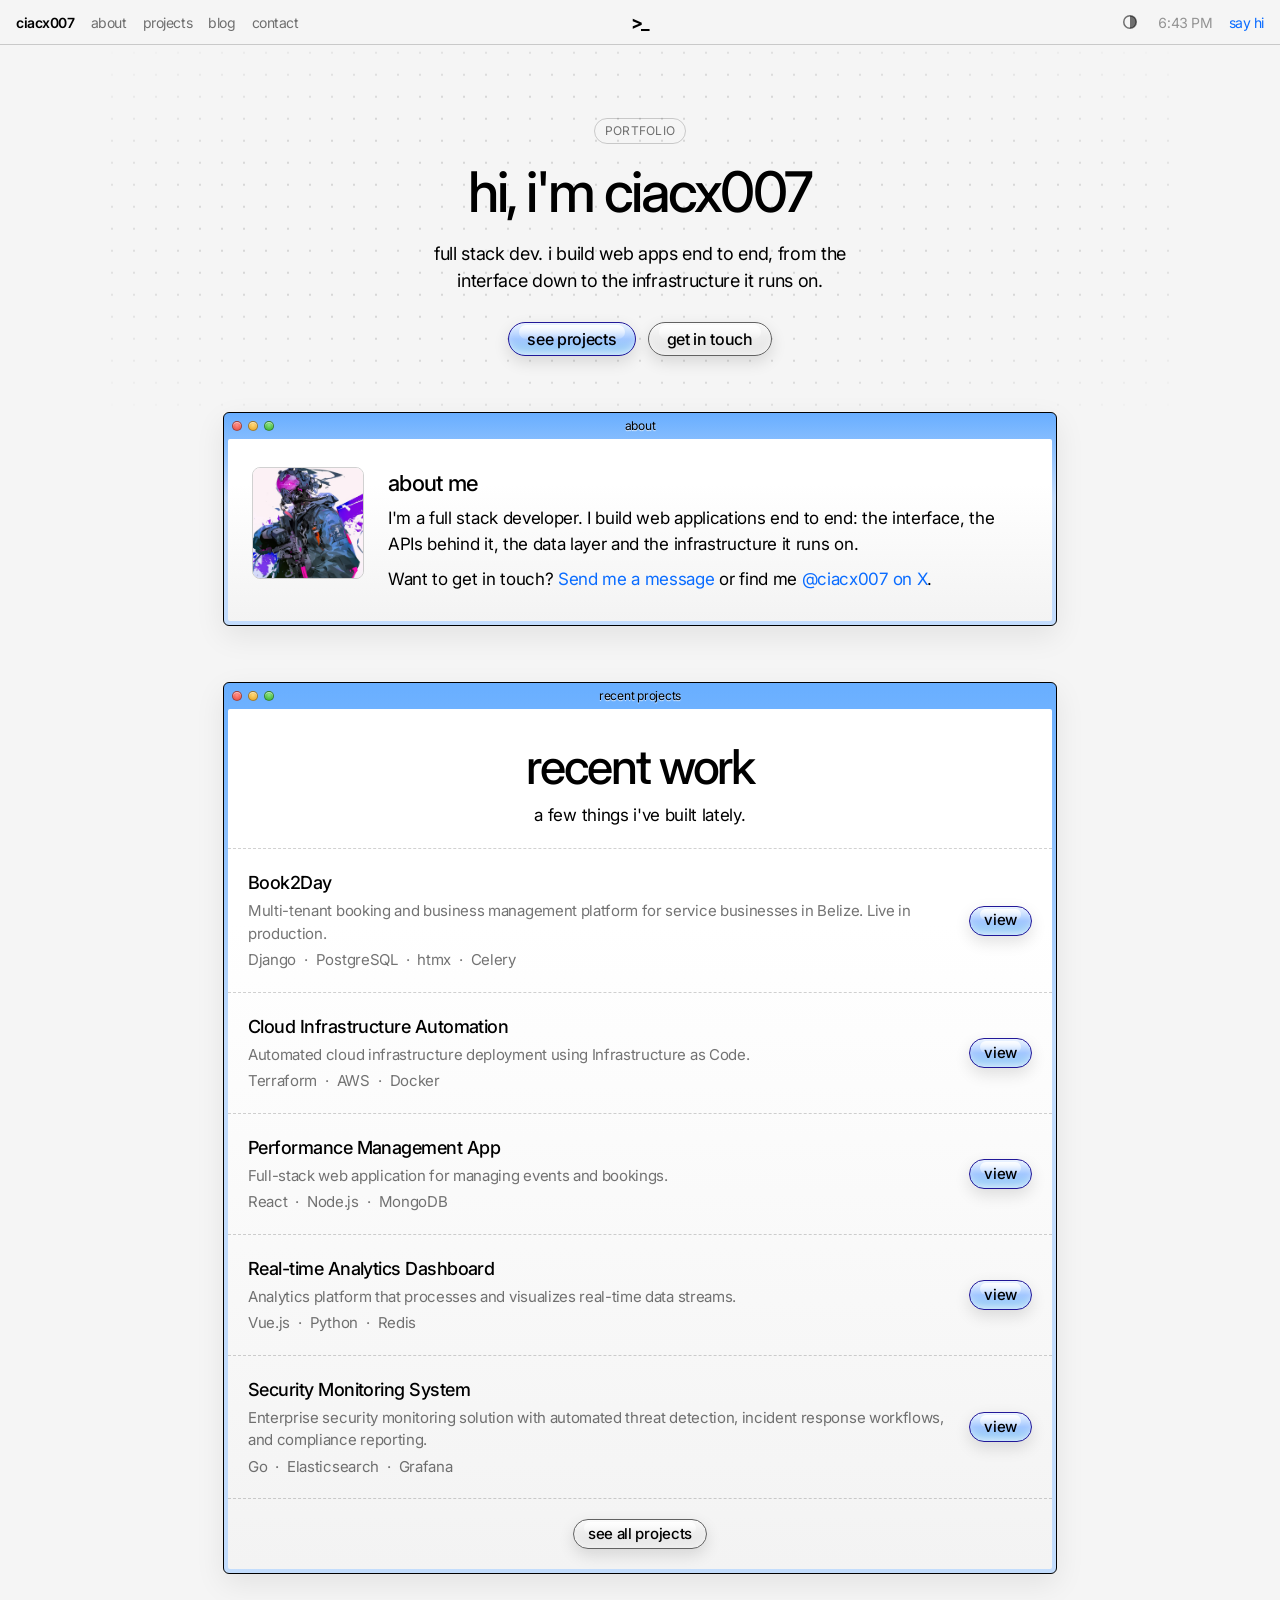
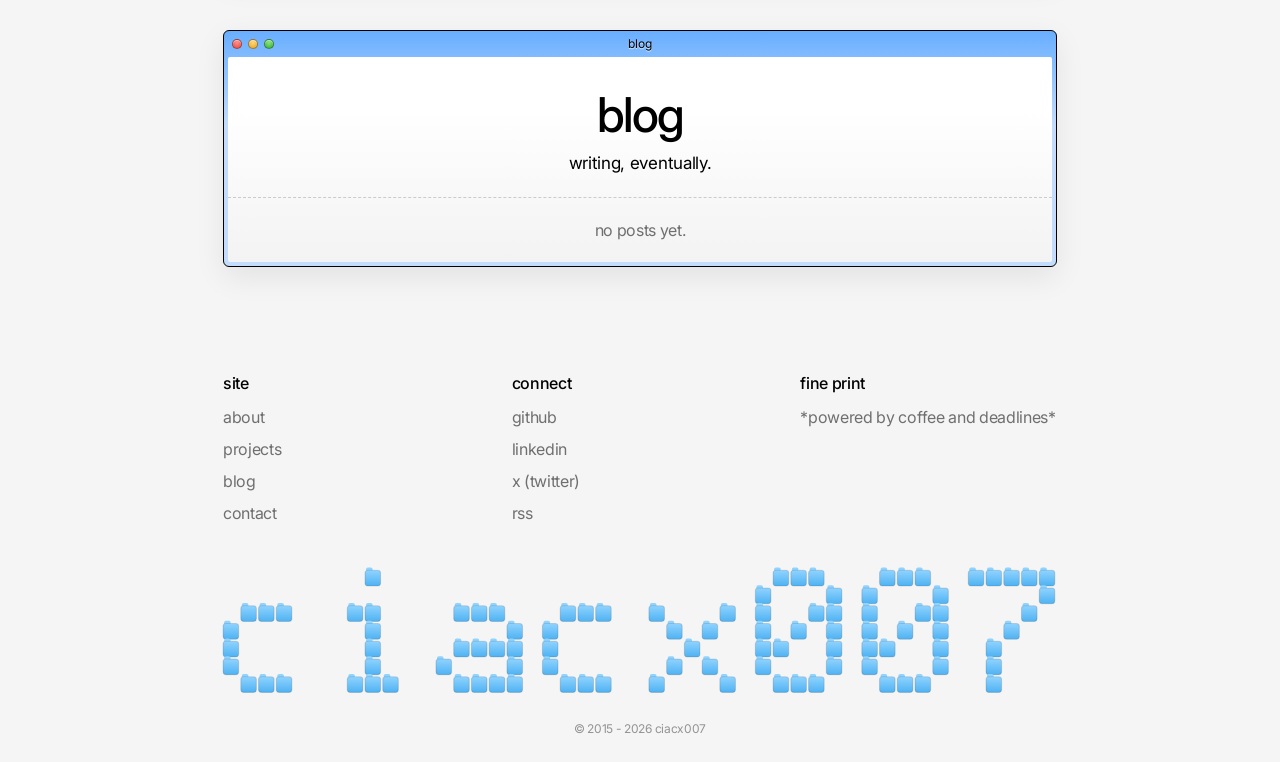
<file: index.html>
<!DOCTYPE html>
<html lang="en">
<head>
    <meta charset="UTF-8">
    <meta name="viewport" content="width=device-width, initial-scale=1.0">
    <title>ciacx007 - Portfolio</title>
    <link rel="preconnect" href="https://fonts.googleapis.com">
    <link rel="preconnect" href="https://fonts.gstatic.com" crossorigin>
    <link href="https://fonts.googleapis.com/css2?family=Inter:wght@400;500;600;700&display=swap" rel="stylesheet">
    <link rel="stylesheet" href="css/styles.css?v=2">
    <script src="js/theme.js"></script>
</head>
<body>
<header class="menubar">
    <div class="menubar-row">
        <nav class="left" aria-label="Main">
            <a class="name" href="index.html">ciacx007</a>
            <div class="menu-items">
                <a href="#about">about</a>
                <a href="project.html">projects</a>
                <a href="#blog">blog</a>
                <a href="contact.html">contact</a>
            </div>
        </nav>
        <a class="mark" href="index.html" aria-label="Home">&gt;_</a>
        <div class="right">
            <button class="theme-toggle" type="button" aria-label="Switch between dark and light theme"><svg viewBox="0 0 16 16" aria-hidden="true"><circle cx="8" cy="8" r="6.25" fill="none" stroke="currentColor" stroke-width="1.5"/><path d="M8 1.75a6.25 6.25 0 0 1 0 12.5z" fill="currentColor"/></svg></button>
            <span class="clock" aria-hidden="true"></span>
            <a class="menu-cta" href="contact.html">say hi</a>
        </div>
    </div>
</header>
<main class="page">
    <section class="hero">
        <span class="kicker">portfolio</span>
        <h1 class="ptitle">hi, i'm ciacx007</h1>
        <p class="psub">full stack dev. i build web apps end to end, from the interface down to the infrastructure it runs on.</p>
        <div class="actions">
            <a class="btn" href="project.html"><span>see projects</span></a>
            <a class="btn grey" href="contact.html"><span>get in touch</span></a>
        </div>
    </section>

    <section class="win reveal" id="about">
        <div class="bar"><div class="dots" aria-hidden="true"><i></i><i></i><i></i></div><div class="bar-title">about</div><div></div></div>
        <div class="screen">
            <div class="about">
                <img src="images/profilepic.jpg" alt="Profile picture" width="112" height="112">
                <div>
                    <h2>about me</h2>
                    <!-- Placeholder copy: replace with your own bio. -->
                    <p>I'm a full stack developer. I build web applications end to end: the interface, the APIs behind it, the data layer and the infrastructure it runs on.</p>
                    <p>Want to get in touch? <a href="contact.html">Send me a message</a> or find me <a href="https://x.com/ciacx007">@ciacx007 on X</a>.</p>
                </div>
            </div>
        </div>
    </section>

    <section class="win reveal">
        <div class="bar"><div class="dots" aria-hidden="true"><i></i><i></i><i></i></div><div class="bar-title">recent projects</div><div></div></div>
        <div class="screen">
            <div class="screen-head">
                <h2 class="ptitle">recent work</h2>
                <p>a few things i've built lately.</p>
            </div>
            <ul class="rows">
                <li class="row">
                    <div class="row-info">
                        <h3>Book2Day</h3>
                        <p>Multi-tenant booking and business management platform for service businesses in Belize. Live in production.</p>
                        <div class="meta"><span>Django</span><span>PostgreSQL</span><span>htmx</span><span>Celery</span></div>
                    </div>
                    <a class="btn small" href="book2day.html"><span>view</span></a>
                </li>
                <li class="row">
                    <div class="row-info">
                        <h3>Cloud Infrastructure Automation</h3>
                        <p>Automated cloud infrastructure deployment using Infrastructure as Code.</p>
                        <div class="meta"><span>Terraform</span><span>AWS</span><span>Docker</span></div>
                    </div>
                    <a class="btn small" href="project.html#cloud-infrastructure-automation"><span>view</span></a>
                </li>
                <li class="row">
                    <div class="row-info">
                        <h3>Performance Management App</h3>
                        <p>Full-stack web application for managing events and bookings.</p>
                        <div class="meta"><span>React</span><span>Node.js</span><span>MongoDB</span></div>
                    </div>
                    <a class="btn small" href="project.html#performance-management-app"><span>view</span></a>
                </li>
                <li class="row">
                    <div class="row-info">
                        <h3>Real-time Analytics Dashboard</h3>
                        <p>Analytics platform that processes and visualizes real-time data streams.</p>
                        <div class="meta"><span>Vue.js</span><span>Python</span><span>Redis</span></div>
                    </div>
                    <a class="btn small" href="project.html#real-time-analytics-dashboard"><span>view</span></a>
                </li>
                <li class="row">
                    <div class="row-info">
                        <h3>Security Monitoring System</h3>
                        <p>Enterprise security monitoring solution with automated threat detection, incident response workflows, and compliance reporting.</p>
                        <div class="meta"><span>Go</span><span>Elasticsearch</span><span>Grafana</span></div>
                    </div>
                    <a class="btn small" href="project.html#security-monitoring-system"><span>view</span></a>
                </li>
            </ul>
            <div class="empty"><a class="btn grey small" href="project.html"><span>see all projects</span></a></div>
        </div>
    </section>

    <section class="win reveal" id="blog">
        <div class="bar"><div class="dots" aria-hidden="true"><i></i><i></i><i></i></div><div class="bar-title">blog</div><div></div></div>
        <div class="screen">
            <div class="screen-head">
                <h2 class="ptitle">blog</h2>
                <p>writing, eventually.</p>
            </div>
            <p class="empty">no posts yet.</p>
        </div>
    </section>

    <footer>
        <div class="footer-links">
            <div class="footer-col">
                <p class="footer-head">site</p>
                <ul>
                    <li><a href="index.html#about">about</a></li>
                    <li><a href="project.html">projects</a></li>
                    <li><a href="index.html#blog">blog</a></li>
                    <li><a href="contact.html">contact</a></li>
                </ul>
            </div>
            <div class="footer-col">
                <p class="footer-head">connect</p>
                <ul>
                    <li><a href="https://github.com/alexanderrivera96">github</a></li>
                    <li><a href="#linkedin">linkedin</a></li>
                    <li><a href="https://x.com/ciacx007">x (twitter)</a></li>
                    <li><a href="#rss">rss</a></li>
                </ul>
            </div>
            <div class="footer-col">
                <p class="footer-head">fine print</p>
                <p>*powered by coffee and deadlines*</p>
            </div>
        </div>
        <div class="wordmark" aria-hidden="true"></div>
        <p class="footer-copy">&copy; 2015 - 2026 ciacx007</p>
    </footer>
</main>
</body>
</html>
</file>
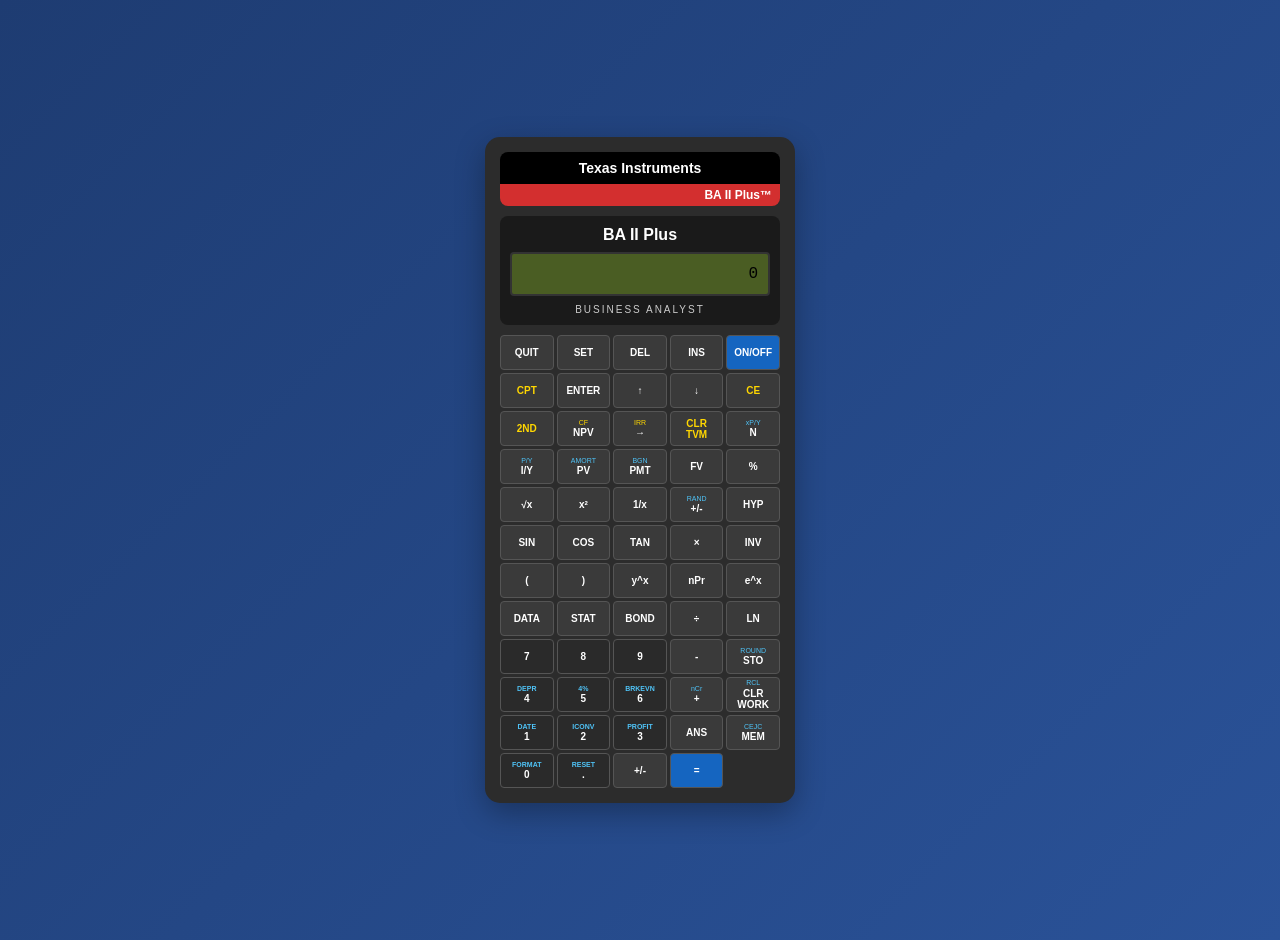
<file: ba2plus_calculator.html>
<!DOCTYPE html>
<html lang="en">
<head>
    <meta charset="UTF-8">
    <meta name="viewport" content="width=device-width, initial-scale=1.0">
    <title>TI BA II Plus Calculator</title>
    <style>
        body {
            margin: 0;
            padding: 20px;
            background: linear-gradient(135deg, #1e3c72, #2a5298);
            font-family: Arial, sans-serif;
            display: flex;
            justify-content: center;
            align-items: center;
            min-height: 100vh;
        }
        
        .calculator {
            width: 280px;
            background: #2c2c2c;
            border-radius: 15px;
            padding: 15px;
            box-shadow: 0 10px 30px rgba(0,0,0,0.3);
            position: relative;
        }
        
        .header {
            background: #000;
            color: white;
            padding: 8px;
            border-radius: 8px 8px 0 0;
            text-align: center;
            font-weight: bold;
            font-size: 14px;
        }
        
        .brand {
            background: #d32f2f;
            color: white;
            padding: 4px 8px;
            font-size: 12px;
            font-weight: bold;
            text-align: right;
            border-radius: 0 0 8px 8px;
            margin-bottom: 10px;
        }
        
        .display-section {
            background: #1a1a1a;
            border-radius: 8px;
            padding: 10px;
            margin-bottom: 10px;
        }
        
        .model-name {
            color: white;
            font-size: 16px;
            font-weight: bold;
            text-align: center;
            margin-bottom: 8px;
        }
        
        .display {
            background: #4a5d23;
            border: 2px solid #333;
            border-radius: 4px;
            height: 40px;
            display: flex;
            align-items: center;
            justify-content: flex-end;
            padding: 0 10px;
            font-family: 'Courier New', monospace;
            font-size: 16px;
            color: #000;
            margin-bottom: 8px;
        }
        
        .business-analyst {
            color: #ccc;
            font-size: 10px;
            text-align: center;
            letter-spacing: 2px;
        }
        
        .button-grid {
            display: grid;
            grid-template-columns: repeat(5, 1fr);
            gap: 3px;
            margin-top: 10px;
        }
        
        .btn {
            background: #3a3a3a;
            border: 1px solid #555;
            color: white;
            border-radius: 4px;
            height: 35px;
            font-size: 9px;
            cursor: pointer;
            display: flex;
            flex-direction: column;
            align-items: center;
            justify-content: center;
            transition: all 0.1s;
            line-height: 1.1;
        }
        
        .btn:hover {
            background: #4a4a4a;
            transform: translateY(-1px);
        }
        
        .btn:active {
            transform: translateY(0);
            background: #2a2a2a;
        }
        
        .btn-primary {
            background: #444;
            font-weight: bold;
        }
        
        .btn-number {
            background: #2a2a2a;
            font-size: 14px;
            font-weight: bold;
        }
        
        .btn-operation {
            background: #1565c0;
            color: white;
        }
        
        .top-text {
            font-size: 7px;
            color: #aaa;
            margin-bottom: 1px;
        }
        
        .main-text {
            font-size: 10px;
            font-weight: bold;
        }
        
        .yellow-text {
            color: #ffd700;
        }
        
        .blue-text {
            color: #4fc3f7;
        }
        
        .bottom-row {
            display: grid;
            grid-template-columns: repeat(3, 1fr);
            gap: 3px;
            margin-top: 3px;
        }
    </style>
</head>
<body>
    <div class="calculator">
        <div class="header">Texas Instruments</div>
        <div class="brand">BA II Plus™</div>
        
        <div class="display-section">
            <div class="model-name">BA II Plus</div>
            <div class="display" id="display">0</div>
            <div class="business-analyst">BUSINESS ANALYST</div>
        </div>
        
        <div class="button-grid">
            <!-- Row 1 -->
            <button class="btn" onclick="quitFunction()">
                <span class="main-text">QUIT</span>
            </button>
            <button class="btn" onclick="setFunction()">
                <span class="main-text">SET</span>
            </button>
            <button class="btn" onclick="deleteChar()">
                <span class="main-text">DEL</span>
            </button>
            <button class="btn" onclick="insertFunction()">
                <span class="main-text">INS</span>
            </button>
            <button class="btn btn-operation" onclick="toggleOnOff()">
                <span class="main-text">ON/OFF</span>
            </button>
            
            <!-- Row 2 -->
            <button class="btn" onclick="cptFunction()">
                <span class="main-text yellow-text">CPT</span>
            </button>
            <button class="btn" onclick="enterFunction()">
                <span class="main-text">ENTER</span>
            </button>
            <button class="btn" onclick="upArrow()">
                <span class="main-text">↑</span>
            </button>
            <button class="btn" onclick="downArrow()">
                <span class="main-text">↓</span>
            </button>
            <button class="btn" onclick="clearEntry()">
                <span class="main-text yellow-text">CE</span>
            </button>
            
            <!-- Row 3 - 2ND functions in yellow -->
            <button class="btn" onclick="secondFunction()">
                <span class="main-text yellow-text">2ND</span>
            </button>
            <button class="btn" onclick="cfFunction()">
                <span class="top-text yellow-text">CF</span>
                <span class="main-text">NPV</span>
            </button>
            <button class="btn" onclick="irrFunction()">
                <span class="top-text yellow-text">IRR</span>
                <span class="main-text">→</span>
            </button>
            <button class="btn" onclick="clearTvmFunction()">
                <span class="main-text yellow-text">CLR TVM</span>
            </button>
            
            <!-- Row 4 - TVM Functions -->
            <button class="btn" onclick="nFunction()">
                <span class="top-text blue-text">xP/Y</span>
                <span class="main-text">N</span>
            </button>
            <button class="btn" onclick="iyFunction()">
                <span class="top-text blue-text">P/Y</span>
                <span class="main-text">I/Y</span>
            </button>
            <button class="btn" onclick="pvFunction()">
                <span class="top-text blue-text">AMORT</span>
                <span class="main-text">PV</span>
            </button>
            <button class="btn" onclick="pmtFunction()">
                <span class="top-text blue-text">BGN</span>
                <span class="main-text">PMT</span>
            </button>
            <button class="btn" onclick="fvFunction()">
                <span class="main-text">FV</span>
            </button>
            
            <!-- Row 5 -->
            <button class="btn" onclick="percentFunction()">
                <span class="main-text">%</span>
            </button>
            <button class="btn" onclick="sqrtFunction()">
                <span class="main-text">√x</span>
            </button>
            <button class="btn" onclick="xSquaredFunction()">
                <span class="main-text">x²</span>
            </button>
            <button class="btn" onclick="reciprocalFunction()">
                <span class="main-text">1/x</span>
            </button>
            <button class="btn" onclick="randFunction()">
                <span class="top-text blue-text">RAND</span>
                <span class="main-text">+/-</span>
            </button>
            
            <!-- Row 6 -->
            <button class="btn" onclick="hypFunction()">
                <span class="main-text">HYP</span>
            </button>
            <button class="btn" onclick="sinFunction()">
                <span class="main-text">SIN</span>
            </button>
            <button class="btn" onclick="cosFunction()">
                <span class="main-text">COS</span>
            </button>
            <button class="btn" onclick="tanFunction()">
                <span class="main-text">TAN</span>
            </button>
            <button class="btn" onclick="multiplyFunction()">
                <span class="main-text">×</span>
            </button>
            
            <!-- Row 7 -->
            <button class="btn" onclick="invFunction()">
                <span class="main-text">INV</span>
            </button>
            <button class="btn" onclick="openParen()">
                <span class="main-text">(</span>
            </button>
            <button class="btn" onclick="closeParen()">
                <span class="main-text">)</span>
            </button>
            <button class="btn" onclick="yToXFunction()">
                <span class="main-text">y^x</span>
            </button>
            <button class="btn" onclick="npvFunction()">
                <span class="main-text">nPr</span>
            </button>
            
            <!-- Row 8 -->
            <button class="btn" onclick="eToXFunction()">
                <span class="main-text">e^x</span>
            </button>
            <button class="btn" onclick="dataFunction()">
                <span class="main-text">DATA</span>
            </button>
            <button class="btn" onclick="statFunction()">
                <span class="main-text">STAT</span>
            </button>
            <button class="btn" onclick="bondFunction()">
                <span class="main-text">BOND</span>
            </button>
            <button class="btn" onclick="divideFunction()">
                <span class="main-text">÷</span>
            </button>
            
            <!-- Row 9 -->
            <button class="btn" onclick="lnFunction()">
                <span class="main-text">LN</span>
            </button>
            <button class="btn btn-number" onclick="inputNumber('7')">
                <span class="main-text">7</span>
            </button>
            <button class="btn btn-number" onclick="inputNumber('8')">
                <span class="main-text">8</span>
            </button>
            <button class="btn btn-number" onclick="inputNumber('9')">
                <span class="main-text">9</span>
            </button>
            <button class="btn" onclick="subtractFunction()">
                <span class="main-text">-</span>
            </button>
            
            <!-- Row 10 -->
            <button class="btn" onclick="roundFunction()">
                <span class="top-text blue-text">ROUND</span>
                <span class="main-text">STO</span>
            </button>
            <button class="btn btn-number" onclick="inputNumber('4')">
                <span class="top-text blue-text">DEPR</span>
                <span class="main-text">4</span>
            </button>
            <button class="btn btn-number" onclick="inputNumber('5')">
                <span class="top-text blue-text">4%</span>
                <span class="main-text">5</span>
            </button>
            <button class="btn btn-number" onclick="inputNumber('6')">
                <span class="top-text blue-text">BRKEVN</span>
                <span class="main-text">6</span>
            </button>
            <button class="btn" onclick="addFunction()">
                <span class="top-text blue-text">nCr</span>
                <span class="main-text">+</span>
            </button>
            
            <!-- Row 11 -->
            <button class="btn" onclick="rclFunction()">
                <span class="top-text blue-text">RCL</span>
                <span class="main-text">CLR WORK</span>
            </button>
            <button class="btn btn-number" onclick="inputNumber('1')">
                <span class="top-text blue-text">DATE</span>
                <span class="main-text">1</span>
            </button>
            <button class="btn btn-number" onclick="inputNumber('2')">
                <span class="top-text blue-text">ICONV</span>
                <span class="main-text">2</span>
            </button>
            <button class="btn btn-number" onclick="inputNumber('3')">
                <span class="top-text blue-text">PROFIT</span>
                <span class="main-text">3</span>
            </button>
            <button class="btn" onclick="ansFunction()">
                <span class="main-text">ANS</span>
            </button>
            
            <!-- Row 12 -->
            <button class="btn" onclick="cejcFunction()">
                <span class="top-text blue-text">CEJC</span>
                <span class="main-text">MEM</span>
            </button>
            <button class="btn btn-number" onclick="inputNumber('0')">
                <span class="top-text blue-text">FORMAT</span>
                <span class="main-text">0</span>
            </button>
            <button class="btn btn-number" onclick="inputDecimal()">
                <span class="top-text blue-text">RESET</span>
                <span class="main-text">.</span>
            </button>
            <button class="btn" onclick="plusMinusFunction()">
                <span class="main-text">+/-</span>
            </button>
            <button class="btn btn-operation" onclick="calculateResult()">
                <span class="main-text">=</span>
            </button>
        </div>
    </div>

    <script>
        let display = document.getElementById('display');
        let currentInput = '0';
        let operator = null;
        let previousInput = null;
        let waitingForNewInput = false;
        
        // TVM Variables
        let tvmData = {
            N: null,    // Number of periods
            IY: null,   // Interest rate per year
            PV: null,   // Present value
            PMT: null,  // Payment
            FV: null    // Future value
        };
        
        // Multiple Memory Registers (0-9)
        let memory = Array(10).fill(0);
        let currentMemoryRegister = 0;
        let isSecondFunction = false;
        
        // Statistical Data
        let statData = [];
        let cashFlows = [];
        
        // Date Variables
        let dateMode = false;
        let storedDates = {
            date1: null,
            date2: null
        };

        function updateDisplay() {
            display.textContent = currentInput;
        }

        // Update number button handlers to include secondary functions
        function inputNumber(num) {
            // Handle secondary functions first
            if (isSecondFunction) {
                switch(num) {
                    case '1':
                        toggleDateMode();
                        return;
                    case '2':
                        calculateInterestConversion();
                        return;
                    case '3':
                        calculateProfit();
                        return;
                    case '4':
                        calculateDepreciation();
                        return;
                    case '5':
                        // 4% function - calculate 4% of current value
                        currentInput = (parseFloat(currentInput) * 0.04).toString();
                        updateDisplay();
                        return;
                    case '6':
                        calculateBreakeven();
                        return;
                    case '0':
                        showFormat();
                        return;
                }
            }
            
            // Normal number input
            if (waitingForNewInput) {
                currentInput = num;
                waitingForNewInput = false;
            } else {
                currentInput = currentInput === '0' ? num : currentInput + num;
            }
            updateDisplay();
        }
        
        function inputDecimal() {
            if (isSecondFunction) {
                // RESET function
                resetCalculator();
                return;
            }
            
            if (waitingForNewInput) {
                currentInput = '0.';
                waitingForNewInput = false;
            } else if (currentInput.indexOf('.') === -1) {
                currentInput += '.';
            }
            updateDisplay();
        }
        
        function showFormat() {
            display.textContent = 'FIX 2 DEC';
            setTimeout(() => updateDisplay(), 1000);
        }
        
        function resetCalculator() {
            currentInput = '0';
            operator = null;
            previousInput = null;
            waitingForNewInput = false;
            tvmData = { N: null, IY: null, PV: null, PMT: null, FV: null };
            statData = [];
            cashFlows = [];
            memory = Array(10).fill(0);
            currentMemoryRegister = 0;
            isSecondFunction = false;
            dateMode = false;
            storedDates = { date1: null, date2: null };
            display.textContent = 'RESET';
            setTimeout(() => updateDisplay(), 1000);
        }
        
        // Enhanced nPr and nCr functions
        function npvFunction() { 
            if (previousInput && currentInput) {
                let n = parseInt(previousInput);
                let r = parseInt(currentInput);
                
                // nPr = n! / (n-r)!
                let result = 1;
                for (let i = n; i > n - r; i--) {
                    result *= i;
                }
                
                currentInput = result.toString();
                updateDisplay();
                previousInput = null;
            } else {
                display.textContent = 'nPr: Enter n, +, r';
                setTimeout(() => updateDisplay(), 1500);
            }
        }
        
        function addFunction() { 
            if (isSecondFunction) {
                // nCr function
                if (previousInput && currentInput) {
                    let n = parseInt(previousInput);
                    let r = parseInt(currentInput);
                    
                    // nCr = n! / (r! * (n-r)!)
                    let nFactorial = 1;
                    let rFactorial = 1;
                    let nrFactorial = 1;
                    
                    for (let i = 1; i <= n; i++) nFactorial *= i;
                    for (let i = 1; i <= r; i++) rFactorial *= i;
                    for (let i = 1; i <= (n - r); i++) nrFactorial *= i;
                    
                    let result = nFactorial / (rFactorial * nrFactorial);
                    currentInput = result.toString();
                    updateDisplay();
                    previousInput = null;
                } else {
                    display.textContent = 'nCr: Enter n, +, r';
                    setTimeout(() => updateDisplay(), 1500);
                }
            } else {
                inputOperation('+');
            }
        }

        function inputOperation(op) {
            if (operator && !waitingForNewInput) {
                calculateResult();
            }
            operator = op;
            previousInput = currentInput;
            waitingForNewInput = true;
        }

        function calculateResult() {
            if (operator && previousInput !== null) {
                const prev = parseFloat(previousInput);
                const current = parseFloat(currentInput);
                let result;

                switch (operator) {
                    case '+':
                        result = prev + current;
                        break;
                    case '-':
                        result = prev - current;
                        break;
                    case '*':
                        result = prev * current;
                        break;
                    case '/':
                        result = current !== 0 ? prev / current : 'Error';
                        break;
                    default:
                        return;
                }

                currentInput = result.toString();
                operator = null;
                previousInput = null;
                waitingForNewInput = true;
                updateDisplay();
            }
        }

        function clearAll() {
            currentInput = '0';
            operator = null;
            previousInput = null;
            waitingForNewInput = false;
            updateDisplay();
        }

        function clearEntry() {
            currentInput = '0';
            updateDisplay();
        }

        function deleteChar() {
            if (currentInput.length > 1) {
                currentInput = currentInput.slice(0, -1);
            } else {
                currentInput = '0';
            }
            updateDisplay();
        }

        function toggleOnOff() {
            if (display.textContent === '0') {
                display.textContent = '';
                display.style.background = '#2a2a2a';
            } else {
                currentInput = '0';
                display.style.background = '#4a5d23';
                updateDisplay();
            }
        }

        function plusMinusFunction() { 
            currentInput = (parseFloat(currentInput) * -1).toString(); 
            updateDisplay(); 
        }

        // Mathematical functions
        function sqrtFunction() { currentInput = Math.sqrt(parseFloat(currentInput)).toString(); updateDisplay(); }
        function xSquaredFunction() { currentInput = Math.pow(parseFloat(currentInput), 2).toString(); updateDisplay(); }
        function reciprocalFunction() { currentInput = (1 / parseFloat(currentInput)).toString(); updateDisplay(); }
        function eToXFunction() { currentInput = Math.exp(parseFloat(currentInput)).toString(); updateDisplay(); }
        function lnFunction() { currentInput = Math.log(parseFloat(currentInput)).toString(); updateDisplay(); }
        function roundFunction() { currentInput = Math.round(parseFloat(currentInput)).toString(); updateDisplay(); }

        // Arithmetic operations
        function addFunction() { inputOperation('+'); }
        function subtractFunction() { inputOperation('-'); }
        function multiplyFunction() { inputOperation('*'); }
        function divideFunction() { inputOperation('/'); }

        // Financial and special function placeholders
        function quitFunction() { display.textContent = 'QUIT'; setTimeout(() => updateDisplay(), 1000); }
        function setFunction() { display.textContent = 'SET'; setTimeout(() => updateDisplay(), 1000); }
        function insertFunction() { display.textContent = 'INS'; setTimeout(() => updateDisplay(), 1000); }
        function cptFunction() { display.textContent = 'CPT'; setTimeout(() => updateDisplay(), 1000); }
        function enterFunction() { calculateResult(); }
        function upArrow() { display.textContent = 'Up Arrow'; setTimeout(() => updateDisplay(), 1000); }
        function downArrow() { display.textContent = 'Down Arrow'; setTimeout(() => updateDisplay(), 1000); }
        // 2ND Function Toggle
        function secondFunction() { 
            isSecondFunction = !isSecondFunction;
            display.textContent = isSecondFunction ? '2ND ON' : '2ND OFF';
            setTimeout(() => updateDisplay(), 1000);
        }
        
        // Memory Functions with Multiple Registers
        function roundFunction() { 
            if (isSecondFunction) {
                // ROUND function
                let decimals = 2; // Default to 2 decimal places
                currentInput = parseFloat(currentInput).toFixed(decimals);
                updateDisplay();
            } else {
                // STO function - Store to current memory register
                memory[currentMemoryRegister] = parseFloat(currentInput);
                display.textContent = `STO ${currentMemoryRegister}: ${memory[currentMemoryRegister]}`;
                setTimeout(() => updateDisplay(), 1500);
            }
        }
        
        function rclFunction() { 
            if (isSecondFunction) {
                // RCL function - Recall from current memory register
                currentInput = memory[currentMemoryRegister].toString();
                display.textContent = `RCL ${currentMemoryRegister}: ${memory[currentMemoryRegister]}`;
                setTimeout(() => updateDisplay(), 1500);
            } else {
                // CLR WORK function
                currentInput = '0';
                operator = null;
                previousInput = null;
                waitingForNewInput = false;
                display.textContent = 'WORK CLEARED';
                setTimeout(() => updateDisplay(), 1000);
            }
        }
        
        function cejcFunction() { 
            if (isSecondFunction) {
                // CEJC (Cash Flow) function
                enterCashFlow();
            } else {
                // MEM function - Select memory register
                let register = parseInt(currentInput) % 10; // 0-9 only
                currentMemoryRegister = register;
                display.textContent = `MEM REG: ${currentMemoryRegister}`;
                setTimeout(() => updateDisplay(), 1000);
            }
        }
        
        // Percentage Function
        function percentFunction() { 
            if (previousInput && operator) {
                let base = parseFloat(previousInput);
                let percent = parseFloat(currentInput);
                let result;
                
                switch(operator) {
                    case '+':
                        result = base + (base * percent / 100);
                        break;
                    case '-':
                        result = base - (base * percent / 100);
                        break;
                    case '*':
                        result = base * percent / 100;
                        break;
                    default:
                        result = percent / 100;
                }
                
                currentInput = result.toString();
                updateDisplay();
            } else {
                currentInput = (parseFloat(currentInput) / 100).toString();
                updateDisplay();
            }
        }
        
        // Scientific Functions
        function sinFunction() { 
            currentInput = Math.sin(parseFloat(currentInput) * Math.PI / 180).toString();
            updateDisplay();
        }
        
        function cosFunction() { 
            currentInput = Math.cos(parseFloat(currentInput) * Math.PI / 180).toString();
            updateDisplay();
        }
        
        function tanFunction() { 
            currentInput = Math.tan(parseFloat(currentInput) * Math.PI / 180).toString();
            updateDisplay();
        }
        
        function yToXFunction() { 
            if (previousInput) {
                let base = parseFloat(previousInput);
                let exponent = parseFloat(currentInput);
                currentInput = Math.pow(base, exponent).toString();
                updateDisplay();
                previousInput = null;
            }
        }
        function cfFunction() { display.textContent = 'CF/NPV'; setTimeout(() => updateDisplay(), 1000); }
        function irrFunction() { display.textContent = 'IRR'; setTimeout(() => updateDisplay(), 1000); }
        function clearTvmFunction() { display.textContent = 'CLR TVM'; setTimeout(() => updateDisplay(), 1000); }
        // TVM Functions
        function nFunction() { 
            if (isSecondFunction) {
                // xP/Y function
                display.textContent = 'xP/Y Function';
                setTimeout(() => updateDisplay(), 1000);
            } else {
                tvmData.N = parseFloat(currentInput);
                display.textContent = `N = ${tvmData.N}`;
                setTimeout(() => updateDisplay(), 1000);
            }
        }
        
        function iyFunction() { 
            if (isSecondFunction) {
                // P/Y function
                display.textContent = 'P/Y Function';
                setTimeout(() => updateDisplay(), 1000);
            } else {
                tvmData.IY = parseFloat(currentInput);
                display.textContent = `I/Y = ${tvmData.IY}`;
                setTimeout(() => updateDisplay(), 1000);
            }
        }
        
        function pvFunction() { 
            if (isSecondFunction) {
                // AMORT function
                display.textContent = 'AMORT Function';
                setTimeout(() => updateDisplay(), 1000);
            } else {
                tvmData.PV = parseFloat(currentInput);
                display.textContent = `PV = ${tvmData.PV}`;
                setTimeout(() => updateDisplay(), 1000);
            }
        }
        
        function pmtFunction() { 
            if (isSecondFunction) {
                // BGN function
                display.textContent = 'BGN Function';
                setTimeout(() => updateDisplay(), 1000);
            } else {
                tvmData.PMT = parseFloat(currentInput);
                display.textContent = `PMT = ${tvmData.PMT}`;
                setTimeout(() => updateDisplay(), 1000);
            }
        }
        
        function fvFunction() { 
            tvmData.FV = parseFloat(currentInput);
            display.textContent = `FV = ${tvmData.FV}`;
            setTimeout(() => updateDisplay(), 1000);
        }
        
        // CPT Function - Compute missing TVM value
        function cptFunction() { 
            // Count how many values are set
            let setValues = 0;
            let missingValue = null;
            
            Object.keys(tvmData).forEach(key => {
                if (tvmData[key] !== null) setValues++;
                else missingValue = key;
            });
            
            if (setValues === 4 && missingValue) {
                let result = calculateTVM(missingValue);
                tvmData[missingValue] = result;
                currentInput = result.toString();
                display.textContent = `${missingValue} = ${result}`;
                setTimeout(() => updateDisplay(), 2000);
            } else {
                display.textContent = 'Need 4 values';
                setTimeout(() => updateDisplay(), 1000);
            }
        }
        
        // Simplified TVM calculation (basic compound interest)
        function calculateTVM(missing) {
            const { N, IY, PV, PMT, FV } = tvmData;
            const r = IY / 100; // Convert percentage to decimal
            
            switch(missing) {
                case 'PV':
                    if (PMT === 0) return -FV / Math.pow(1 + r, N);
                    return -(FV + PMT * ((Math.pow(1 + r, N) - 1) / r)) / Math.pow(1 + r, N);
                case 'FV':
                    if (PMT === 0) return -PV * Math.pow(1 + r, N);
                    return -PV * Math.pow(1 + r, N) - PMT * ((Math.pow(1 + r, N) - 1) / r);
                case 'PMT':
                    return -(PV * Math.pow(1 + r, N) + FV) / ((Math.pow(1 + r, N) - 1) / r);
                case 'N':
                    if (PMT === 0) return Math.log(-FV / PV) / Math.log(1 + r);
                    // More complex for annuities
                    return Math.log((FV * r - PMT) / (PV * r + PMT)) / Math.log(1 + r);
                case 'IY':
                    // This requires iterative solving - simplified approximation
                    return 10; // Placeholder - would need Newton-Raphson method
                default:
                    return 0;
            }
        }
        
        function clearTvmFunction() { 
            tvmData = { N: null, IY: null, PV: null, PMT: null, FV: null };
            display.textContent = 'TVM Cleared';
            setTimeout(() => updateDisplay(), 1000);
        }
        function percentFunction() { display.textContent = '%'; setTimeout(() => updateDisplay(), 1000); }
        function randFunction() { display.textContent = 'RAND'; setTimeout(() => updateDisplay(), 1000); }
        function hypFunction() { display.textContent = 'HYP'; setTimeout(() => updateDisplay(), 1000); }
        function sinFunction() { display.textContent = 'SIN'; setTimeout(() => updateDisplay(), 1000); }
        function cosFunction() { display.textContent = 'COS'; setTimeout(() => updateDisplay(), 1000); }
        function tanFunction() { display.textContent = 'TAN'; setTimeout(() => updateDisplay(), 1000); }
        function invFunction() { display.textContent = 'INV'; setTimeout(() => updateDisplay(), 1000); }
        function openParen() { display.textContent = '('; setTimeout(() => updateDisplay(), 1000); }
        function closeParen() { display.textContent = ')'; setTimeout(() => updateDisplay(), 1000); }
        function yToXFunction() { display.textContent = 'y^x'; setTimeout(() => updateDisplay(), 1000); }
        function npvFunction() { display.textContent = 'nPr'; setTimeout(() => updateDisplay(), 1000); }
        // Statistical Functions
        function dataFunction() { 
            if (isSecondFunction) {
                // Clear statistical data
                statData = [];
                display.textContent = 'STAT CLR';
                setTimeout(() => updateDisplay(), 1000);
            } else {
                // Enter data point
                let value = parseFloat(currentInput);
                statData.push(value);
                display.textContent = `DATA ${statData.length}: ${value}`;
                setTimeout(() => updateDisplay(), 1500);
            }
        }
        
        function statFunction() { 
            if (statData.length === 0) {
                display.textContent = 'No Data';
                setTimeout(() => updateDisplay(), 1000);
                return;
            }
            
            // Calculate basic statistics
            let sum = statData.reduce((a, b) => a + b, 0);
            let mean = sum / statData.length;
            let variance = statData.reduce((a, b) => a + Math.pow(b - mean, 2), 0) / statData.length;
            let stdDev = Math.sqrt(variance);
            
            // Cycle through different statistics on repeated presses
            let stats = [
                `n: ${statData.length}`,
                `Mean: ${mean.toFixed(4)}`,
                `StdDev: ${stdDev.toFixed(4)}`,
                `Sum: ${sum.toFixed(4)}`
            ];
            
            let statIndex = (statData.displayIndex || 0) % stats.length;
            display.textContent = stats[statIndex];
            statData.displayIndex = (statIndex + 1);
            
            setTimeout(() => updateDisplay(), 2000);
        }
        
        // Date Functions
        function inputNumber(num) {
            if (dateMode) {
                // In date mode, format as MM.DDYY
                if (waitingForNewInput) {
                    currentInput = num;
                    waitingForNewInput = false;
                } else {
                    currentInput = currentInput === '0' ? num : currentInput + num;
                }
            } else {
                // Normal number input
                if (waitingForNewInput) {
                    currentInput = num;
                    waitingForNewInput = false;
                } else {
                    currentInput = currentInput === '0' ? num : currentInput + num;
                }
            }
            updateDisplay();
        }
        
        // Override the number button functions to handle DATE mode
        function handleDateInput(num) {
            if (currentInput.includes('1')) {
                // Handle DATE function on button 1
                toggleDateMode();
                return;
            }
            inputNumber(num);
        }
        
        function toggleDateMode() {
            dateMode = !dateMode;
            display.textContent = dateMode ? 'DATE MODE' : 'CALC MODE';
            setTimeout(() => updateDisplay(), 1000);
        }
        
        function calculateDateDifference() {
            if (!storedDates.date1 || !storedDates.date2) {
                display.textContent = 'Need 2 Dates';
                setTimeout(() => updateDisplay(), 1000);
                return;
            }
            
            let diff = Math.abs(storedDates.date2 - storedDates.date1);
            let days = Math.floor(diff / (1000 * 60 * 60 * 24));
            
            currentInput = days.toString();
            display.textContent = `Days: ${days}`;
            setTimeout(() => updateDisplay(), 2000);
        }
        
        function storeDateFunction() {
            if (dateMode) {
                // Parse date from current input (MM.DDYY format)
                let dateStr = currentInput;
                if (dateStr.length >= 6) {
                    let month = parseInt(dateStr.substring(0, 2));
                    let day = parseInt(dateStr.substring(2, 4));
                    let year = 2000 + parseInt(dateStr.substring(4, 6));
                    
                    let date = new Date(year, month - 1, day);
                    
                    if (!storedDates.date1) {
                        storedDates.date1 = date;
                        display.textContent = `Date1: ${month}/${day}/${year}`;
                    } else {
                        storedDates.date2 = date;
                        display.textContent = `Date2: ${month}/${day}/${year}`;
                        setTimeout(() => calculateDateDifference(), 1500);
                        return;
                    }
                    setTimeout(() => updateDisplay(), 1500);
                }
            }
        }
        // Bond and Advanced Financial Functions
        function bondFunction() { 
            // Simple bond pricing (requires PV=price, FV=face value, PMT=coupon, N=periods, I/Y=yield)
            if (tvmData.FV && tvmData.PMT && tvmData.N && tvmData.IY) {
                let rate = tvmData.IY / 100;
                let price = 0;
                
                // Present value of coupon payments
                for (let i = 1; i <= tvmData.N; i++) {
                    price += tvmData.PMT / Math.pow(1 + rate, i);
                }
                
                // Present value of face value
                price += tvmData.FV / Math.pow(1 + rate, tvmData.N);
                
                currentInput = price.toFixed(2);
                display.textContent = `Bond: ${currentInput}`;
                setTimeout(() => updateDisplay(), 2000);
            } else {
                display.textContent = 'Need FV,PMT,N,I/Y';
                setTimeout(() => updateDisplay(), 1500);
            }
        }
        
        // Depreciation Functions (on button 4)
        function calculateDepreciation() {
            // Simple straight-line depreciation
            if (tvmData.PV && tvmData.FV && tvmData.N) {
                let depreciation = (tvmData.PV - tvmData.FV) / tvmData.N;
                currentInput = depreciation.toFixed(2);
                display.textContent = `DEPR: ${currentInput}`;
                setTimeout(() => updateDisplay(), 2000);
            } else {
                display.textContent = 'Need PV,FV,N';
                setTimeout(() => updateDisplay(), 1000);
            }
        }
        
        // Breakeven Analysis (on button 6)
        function calculateBreakeven() {
            // Simple breakeven: Fixed Costs / (Price - Variable Cost)
            // Using memory registers: MEM0=Fixed Costs, MEM1=Price, MEM2=Variable Cost
            if (memory[0] && memory[1] && memory[2]) {
                let breakeven = memory[0] / (memory[1] - memory[2]);
                currentInput = breakeven.toFixed(2);
                display.textContent = `BRKEVN: ${currentInput}`;
                setTimeout(() => updateDisplay(), 2000);
            } else {
                display.textContent = 'Set M0,M1,M2';
                setTimeout(() => updateDisplay(), 1000);
            }
        }
        
        // Interest Conversion (on button 2)
        function calculateInterestConversion() {
            // Convert between effective and nominal rates
            let rate = parseFloat(currentInput);
            let periods = tvmData.N || 12; // Default to monthly compounding
            
            // Convert nominal to effective: (1 + r/n)^n - 1
            let effective = Math.pow(1 + rate / 100 / periods, periods) - 1;
            
            currentInput = (effective * 100).toFixed(4);
            display.textContent = `EFF: ${currentInput}%`;
            setTimeout(() => updateDisplay(), 2000);
        }
        
        // Profit Analysis (on button 3)
        function calculateProfit() {
            // Simple profit margin calculation
            // Using current value as revenue, PV as cost
            if (tvmData.PV) {
                let revenue = parseFloat(currentInput);
                let cost = tvmData.PV;
                let profit = revenue - cost;
                let margin = (profit / revenue) * 100;
                
                display.textContent = `PROFIT: ${profit.toFixed(2)}`;
                setTimeout(() => {
                    display.textContent = `MARGIN: ${margin.toFixed(2)}%`;
                    setTimeout(() => updateDisplay(), 2000);
                }, 2000);
            } else {
                display.textContent = 'Set PV=Cost';
                setTimeout(() => updateDisplay(), 1000);
            }
        }
        function rclFunction() { display.textContent = 'RCL'; setTimeout(() => updateDisplay(), 1000); }
        function randFunction() { 
            if (isSecondFunction) {
                // RAND function - generate random number 0-1
                currentInput = Math.random().toString();
                updateDisplay();
            } else {
                // +/- function
                currentInput = (parseFloat(currentInput) * -1).toString(); 
                updateDisplay();
            }
        }
        
        function ansFunction() { 
            // Store last result and recall it
            if (previousInput) {
                currentInput = previousInput;
                updateDisplay();
            } else {
                display.textContent = 'No Last ANS';
                setTimeout(() => updateDisplay(), 1000);
            }
        }
        
        // Override calculateResult to store last answer
        function calculateResult() {
            if (operator && previousInput !== null) {
                const prev = parseFloat(previousInput);
                const current = parseFloat(currentInput);
                let result;

                switch (operator) {
                    case '+':
                        result = prev + current;
                        break;
                    case '-':
                        result = prev - current;
                        break;
                    case '*':
                        result = prev * current;
                        break;
                    case '/':
                        result = current !== 0 ? prev / current : 'Error';
                        break;
                    default:
                        return;
                }

                // Store previous result for ANS function
                let lastResult = currentInput;
                currentInput = result.toString();
                previousInput = lastResult; // Store for ANS
                operator = null;
                waitingForNewInput = true;
                updateDisplay();
            }
        }
        function cejcFunction() { display.textContent = 'CEJC'; setTimeout(() => updateDisplay(), 1000); }

        // Initialize display
        updateDisplay();
    </script>
</body>
</html>
</file>
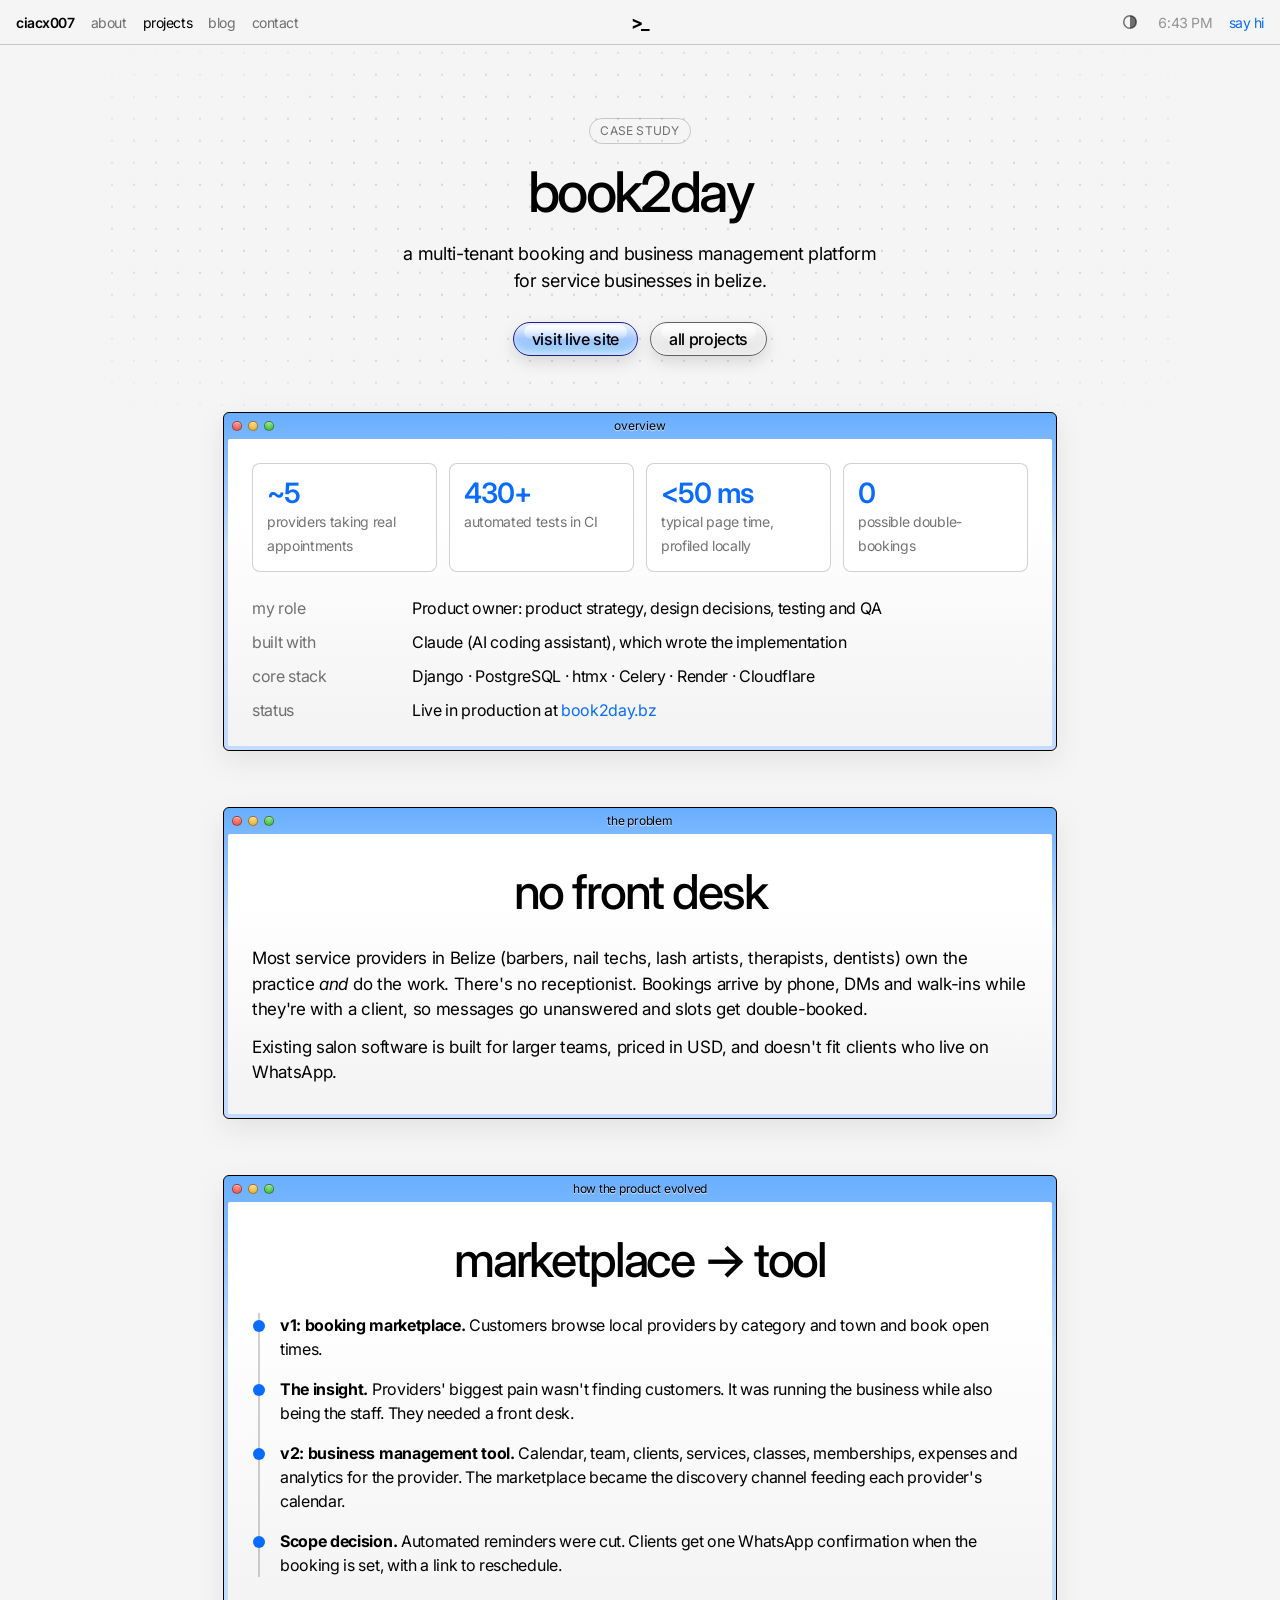
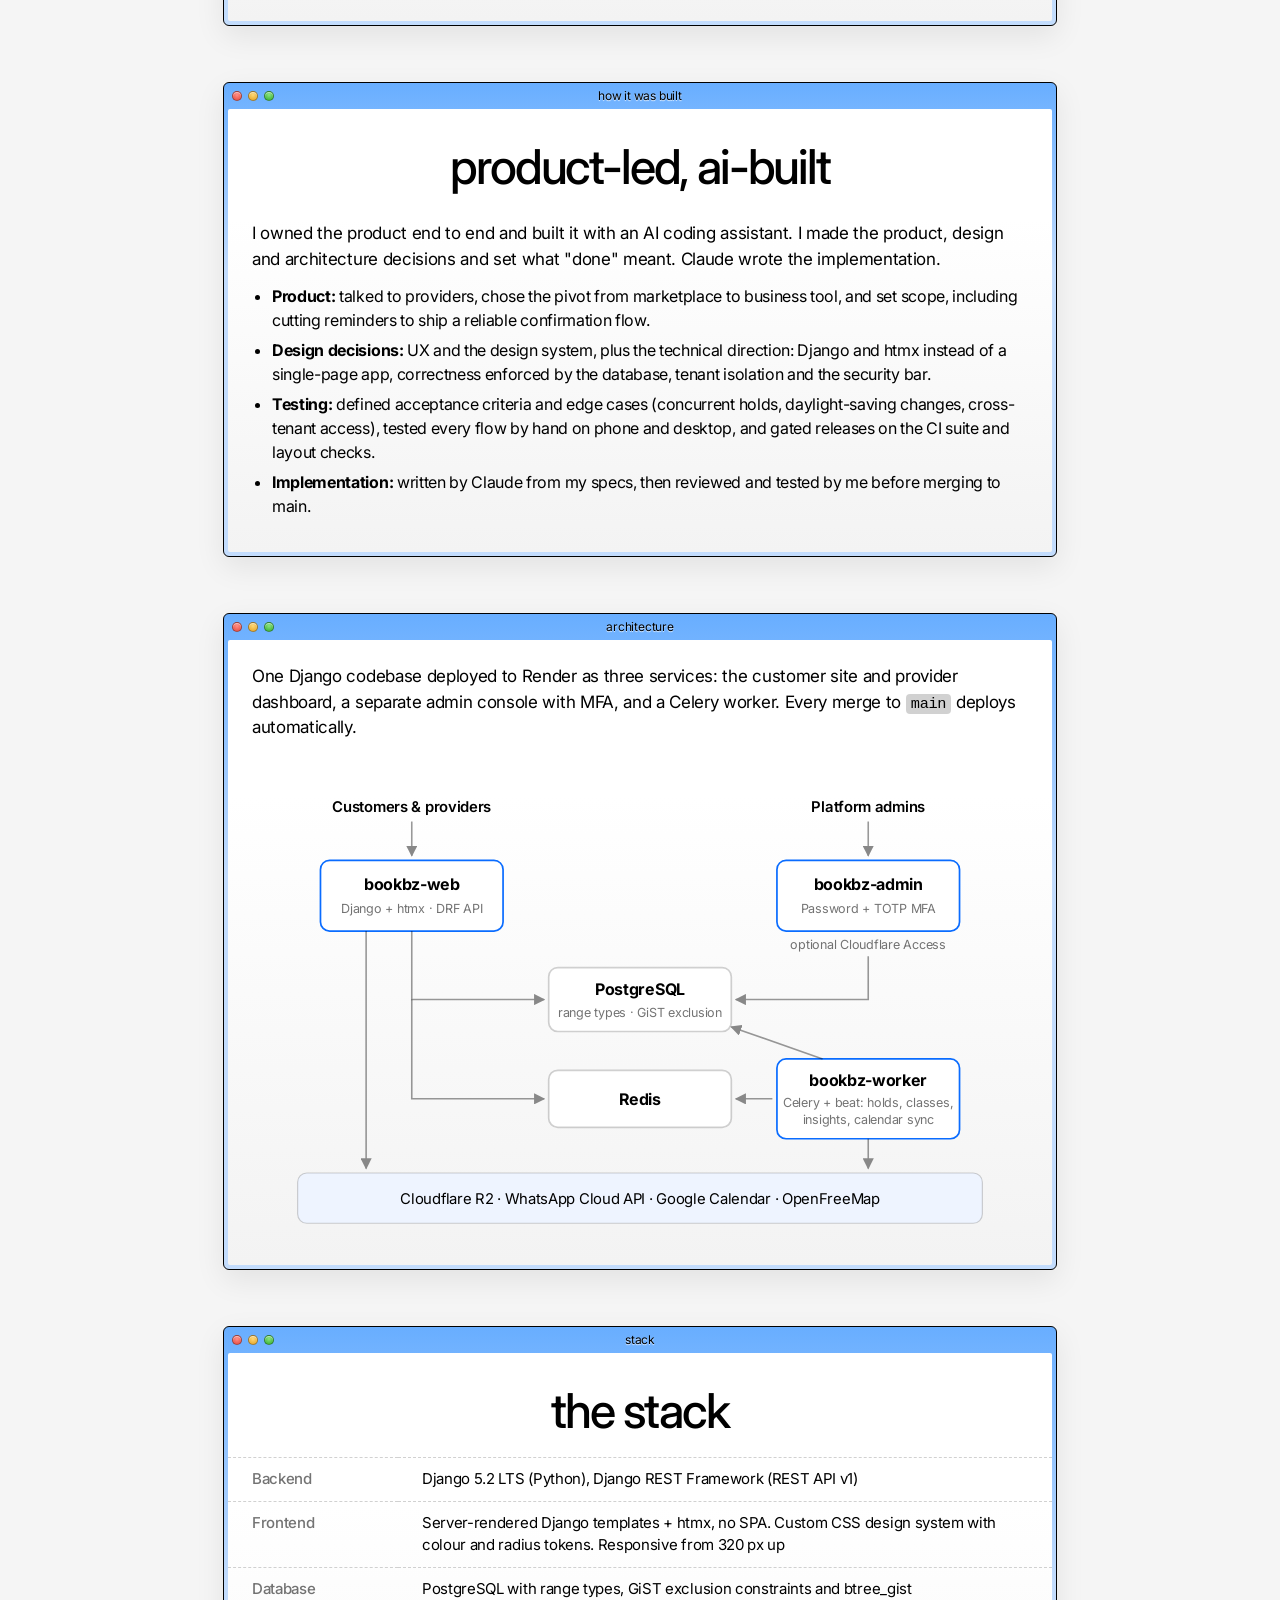
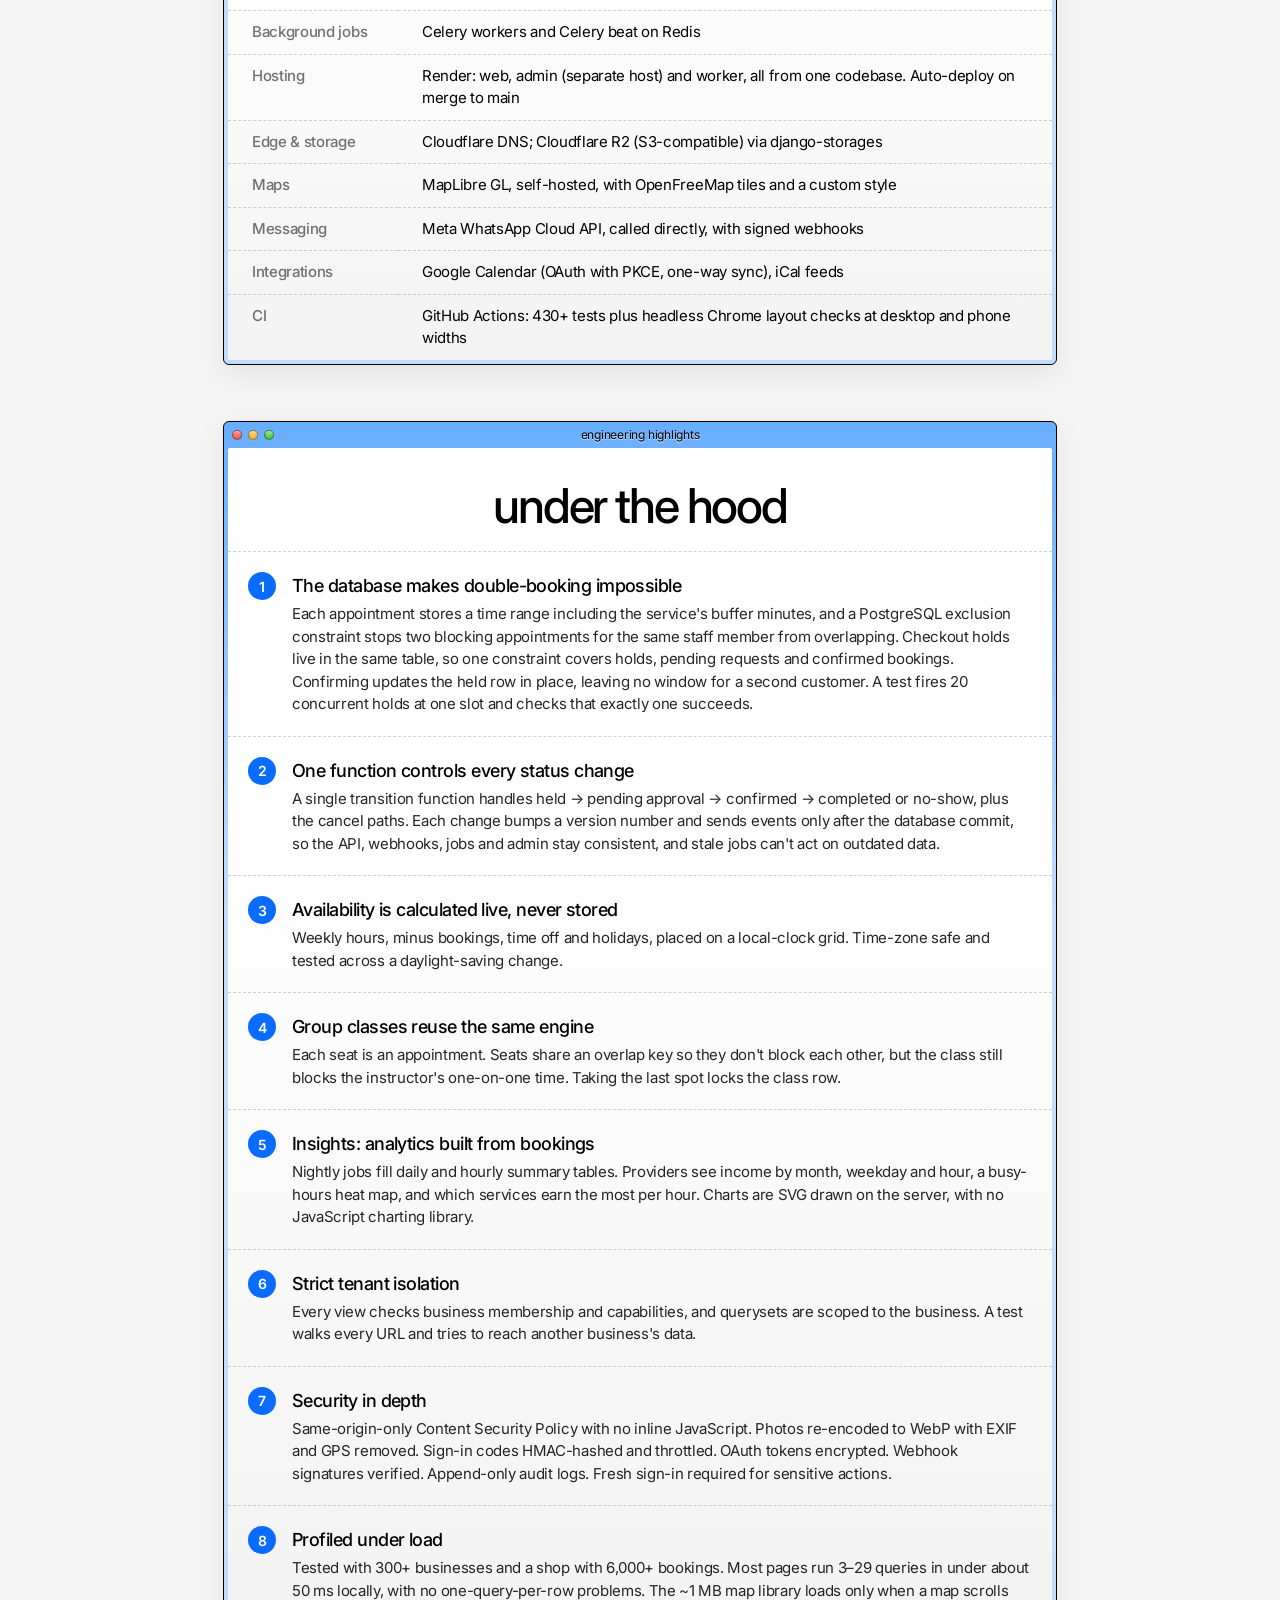
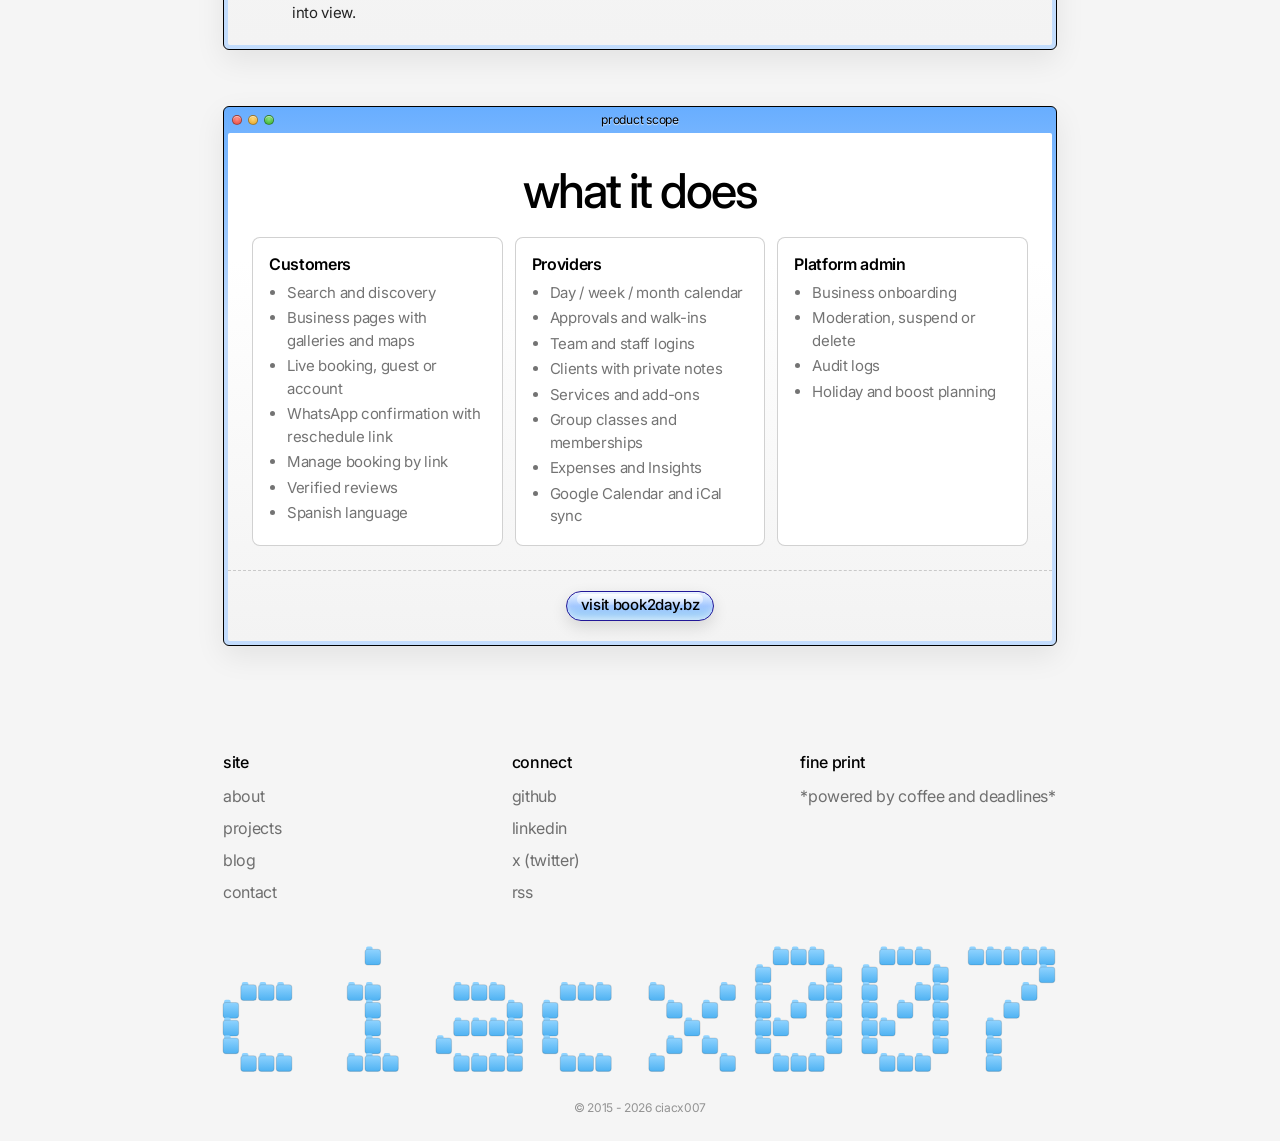
<file: book2day.html>
<!DOCTYPE html>
<html lang="en">
<head>
    <meta charset="UTF-8">
    <meta name="viewport" content="width=device-width, initial-scale=1.0">
    <title>ciacx007 - Book2Day case study</title>
    <meta name="description" content="Book2Day: a multi-tenant booking and business management platform for service businesses in Belize. Django, PostgreSQL, htmx, Celery, Render, Cloudflare R2, WhatsApp Cloud API.">
    <link rel="preconnect" href="https://fonts.googleapis.com">
    <link rel="preconnect" href="https://fonts.gstatic.com" crossorigin>
    <link href="https://fonts.googleapis.com/css2?family=Inter:wght@400;500;600;700&display=swap" rel="stylesheet">
    <link rel="stylesheet" href="css/styles.css?v=2">
    <script src="js/theme.js"></script>
</head>
<body>
<header class="menubar">
    <div class="menubar-row">
        <nav class="left" aria-label="Main">
            <a class="name" href="index.html">ciacx007</a>
            <div class="menu-items">
                <a href="index.html#about">about</a>
                <a href="project.html" aria-current="page">projects</a>
                <a href="index.html#blog">blog</a>
                <a href="contact.html">contact</a>
            </div>
        </nav>
        <a class="mark" href="index.html" aria-label="Home">&gt;_</a>
        <div class="right">
            <button class="theme-toggle" type="button" aria-label="Switch between dark and light theme"><svg viewBox="0 0 16 16" aria-hidden="true"><circle cx="8" cy="8" r="6.25" fill="none" stroke="currentColor" stroke-width="1.5"/><path d="M8 1.75a6.25 6.25 0 0 1 0 12.5z" fill="currentColor"/></svg></button>
            <span class="clock" aria-hidden="true"></span>
            <a class="menu-cta" href="contact.html">say hi</a>
        </div>
    </div>
</header>
<main class="page">
    <section class="hero">
        <span class="kicker">case study</span>
        <h1 class="ptitle">book2day</h1>
        <p class="psub">a multi-tenant booking and business management platform for service businesses in belize.</p>
        <div class="actions">
            <a class="btn" href="https://book2day.bz" target="_blank" rel="noopener"><span>visit live site</span></a>
            <a class="btn grey" href="project.html"><span>all projects</span></a>
        </div>
    </section>

    <section class="win reveal">
        <div class="bar"><div class="dots" aria-hidden="true"><i></i><i></i><i></i></div><div class="bar-title">overview</div><div></div></div>
        <div class="screen">
            <div class="cs-stats">
                <div class="cs-stat"><b>~5</b><span>providers taking real appointments</span></div>
                <div class="cs-stat"><b>430+</b><span>automated tests in CI</span></div>
                <div class="cs-stat"><b>&lt;50 ms</b><span>typical page time, profiled locally</span></div>
                <div class="cs-stat"><b>0</b><span>possible double-bookings</span></div>
            </div>
            <dl class="cs-facts">
                <dt>my role</dt><dd>Product owner: product strategy, design decisions, testing and QA</dd>
                <dt>built with</dt><dd>Claude (AI coding assistant), which wrote the implementation</dd>
                <dt>core stack</dt><dd>Django · PostgreSQL · htmx · Celery · Render · Cloudflare</dd>
                <dt>status</dt><dd>Live in production at <a href="https://book2day.bz" target="_blank" rel="noopener" style="color:var(--link);text-decoration:none">book2day.bz</a></dd>
            </dl>
        </div>
    </section>

    <section class="win reveal">
        <div class="bar"><div class="dots" aria-hidden="true"><i></i><i></i><i></i></div><div class="bar-title">the problem</div><div></div></div>
        <div class="screen">
            <div class="screen-head"><h2 class="ptitle">no front desk</h2></div>
            <div class="cs-body">
                <p>Most service providers in Belize (barbers, nail techs, lash artists, therapists, dentists) own the practice <em>and</em> do the work. There's no receptionist. Bookings arrive by phone, DMs and walk-ins while they're with a client, so messages go unanswered and slots get double-booked.</p>
                <p>Existing salon software is built for larger teams, priced in USD, and doesn't fit clients who live on WhatsApp.</p>
            </div>
        </div>
    </section>

    <section class="win reveal">
        <div class="bar"><div class="dots" aria-hidden="true"><i></i><i></i><i></i></div><div class="bar-title">how the product evolved</div><div></div></div>
        <div class="screen">
            <div class="screen-head"><h2 class="ptitle">marketplace → tool</h2></div>
            <div class="cs-body">
                <ul class="cs-steps">
                    <li><strong>v1: booking marketplace.</strong> Customers browse local providers by category and town and book open times.</li>
                    <li><strong>The insight.</strong> Providers' biggest pain wasn't finding customers. It was running the business while also being the staff. They needed a front desk.</li>
                    <li><strong>v2: business management tool.</strong> Calendar, team, clients, services, classes, memberships, expenses and analytics for the provider. The marketplace became the discovery channel feeding each provider's calendar.</li>
                    <li><strong>Scope decision.</strong> Automated reminders were cut. Clients get one WhatsApp confirmation when the booking is set, with a link to reschedule.</li>
                </ul>
            </div>
        </div>
    </section>

    <section class="win reveal">
        <div class="bar"><div class="dots" aria-hidden="true"><i></i><i></i><i></i></div><div class="bar-title">how it was built</div><div></div></div>
        <div class="screen">
            <div class="screen-head"><h2 class="ptitle">product-led, ai-built</h2></div>
            <div class="cs-body">
                <p>I owned the product end to end and built it with an AI coding assistant. I made the product, design and architecture decisions and set what "done" meant. Claude wrote the implementation.</p>
                <ul>
                    <li><strong>Product:</strong> talked to providers, chose the pivot from marketplace to business tool, and set scope, including cutting reminders to ship a reliable confirmation flow.</li>
                    <li><strong>Design decisions:</strong> UX and the design system, plus the technical direction: Django and htmx instead of a single-page app, correctness enforced by the database, tenant isolation and the security bar.</li>
                    <li><strong>Testing:</strong> defined acceptance criteria and edge cases (concurrent holds, daylight-saving changes, cross-tenant access), tested every flow by hand on phone and desktop, and gated releases on the CI suite and layout checks.</li>
                    <li><strong>Implementation:</strong> written by Claude from my specs, then reviewed and tested by me before merging to main.</li>
                </ul>
            </div>
        </div>
    </section>

    <section class="win reveal">
        <div class="bar"><div class="dots" aria-hidden="true"><i></i><i></i><i></i></div><div class="bar-title">architecture</div><div></div></div>
        <div class="screen">
            <div class="cs-body" style="padding-top:24px">
                <p>One Django codebase deployed to Render as three services: the customer site and provider dashboard, a separate admin console with MFA, and a Celery worker. Every merge to <code>main</code> deploys automatically.</p>
            </div>
            <div class="cs-diagram" role="img" aria-label="Architecture: web and admin services share PostgreSQL and Redis; a Celery worker uses Redis and calls external services.">
                <svg viewBox="0 0 680 400" xmlns="http://www.w3.org/2000/svg">
                    <style>
                        text{font-family:Inter,-apple-system,sans-serif;fill:var(--fg,#000);letter-spacing:-0.02em}
                        .sub{fill:var(--muted,#666);font-size:11px}
                        .box{fill:var(--field,#fff);stroke:var(--line,#ccc);stroke-width:1.5}
                        .box.app{stroke:var(--link,#0a6cff)}
                        .edge{fill:none;stroke:var(--faint,#999);stroke-width:1.4}
                        .ext{fill:var(--win-frame,#eef4ff);stroke:var(--line,#ccc)}
                    </style>
                    <defs><marker id="arrow" viewBox="0 0 10 10" refX="9" refY="5" markerWidth="7" markerHeight="7" orient="auto-start-reverse"><path d="M0,0 L10,5 L0,10 z" fill="#888"/></marker></defs>
                    <text x="140" y="24" text-anchor="middle" font-size="13" font-weight="600">Customers &amp; providers</text>
                    <text x="540" y="24" text-anchor="middle" font-size="13" font-weight="600">Platform admins</text>
                    <path class="edge" marker-end="url(#arrow)" d="M140,32 L140,62"/>
                    <path class="edge" marker-end="url(#arrow)" d="M540,32 L540,62"/>
                    <rect class="box app" x="60" y="66" width="160" height="62" rx="8"/>
                    <text x="140" y="92" text-anchor="middle" font-size="14" font-weight="700">bookbz-web</text>
                    <text class="sub" x="140" y="112" text-anchor="middle">Django + htmx · DRF API</text>
                    <rect class="box app" x="460" y="66" width="160" height="62" rx="8"/>
                    <text x="540" y="92" text-anchor="middle" font-size="14" font-weight="700">bookbz-admin</text>
                    <text class="sub" x="540" y="112" text-anchor="middle">Password + TOTP MFA</text>
                    <text class="sub" x="540" y="144" text-anchor="middle">optional Cloudflare Access</text>
                    <rect class="box" x="260" y="160" width="160" height="56" rx="8"/>
                    <text x="340" y="184" text-anchor="middle" font-size="14" font-weight="700">PostgreSQL</text>
                    <text class="sub" x="340" y="203" text-anchor="middle">range types · GiST exclusion</text>
                    <rect class="box" x="260" y="250" width="160" height="50" rx="8"/>
                    <text x="340" y="280" text-anchor="middle" font-size="14" font-weight="700">Redis</text>
                    <rect class="box app" x="460" y="240" width="160" height="70" rx="8"/>
                    <text x="540" y="264" text-anchor="middle" font-size="14" font-weight="700">bookbz-worker</text>
                    <text class="sub" x="540" y="282" text-anchor="middle">Celery + beat: holds, classes,</text>
                    <text class="sub" x="540" y="297" text-anchor="middle">insights, calendar sync</text>
                    <path class="edge" marker-end="url(#arrow)" d="M140,128 L140,188 L256,188"/>
                    <path class="edge" marker-end="url(#arrow)" d="M140,188 L140,275 L256,275"/>
                    <path class="edge" marker-end="url(#arrow)" d="M540,150 L540,188 L424,188"/>
                    <path class="edge" marker-end="url(#arrow)" d="M456,275 L424,275"/>
                    <path class="edge" marker-end="url(#arrow)" d="M500,240 L420,212"/>
                    <rect class="ext" x="40" y="340" width="600" height="44" rx="8"/>
                    <text x="340" y="367" text-anchor="middle" font-size="13">Cloudflare R2  ·  WhatsApp Cloud API  ·  Google Calendar  ·  OpenFreeMap</text>
                    <path class="edge" marker-end="url(#arrow)" d="M540,310 L540,336"/>
                    <path class="edge" marker-end="url(#arrow)" d="M100,128 L100,336"/>
                </svg>
            </div>
        </div>
    </section>

    <section class="win reveal">
        <div class="bar"><div class="dots" aria-hidden="true"><i></i><i></i><i></i></div><div class="bar-title">stack</div><div></div></div>
        <div class="screen">
            <div class="screen-head"><h2 class="ptitle">the stack</h2></div>
            <table class="cs-table">
                <tr><th>Backend</th><td>Django 5.2 LTS (Python), Django REST Framework (REST API v1)</td></tr>
                <tr><th>Frontend</th><td>Server-rendered Django templates + htmx, no SPA. Custom CSS design system with colour and radius tokens. Responsive from 320 px up</td></tr>
                <tr><th>Database</th><td>PostgreSQL with range types, GiST exclusion constraints and btree_gist</td></tr>
                <tr><th>Background jobs</th><td>Celery workers and Celery beat on Redis</td></tr>
                <tr><th>Hosting</th><td>Render: web, admin (separate host) and worker, all from one codebase. Auto-deploy on merge to main</td></tr>
                <tr><th>Edge &amp; storage</th><td>Cloudflare DNS; Cloudflare R2 (S3-compatible) via django-storages</td></tr>
                <tr><th>Maps</th><td>MapLibre GL, self-hosted, with OpenFreeMap tiles and a custom style</td></tr>
                <tr><th>Messaging</th><td>Meta WhatsApp Cloud API, called directly, with signed webhooks</td></tr>
                <tr><th>Integrations</th><td>Google Calendar (OAuth with PKCE, one-way sync), iCal feeds</td></tr>
                <tr><th>CI</th><td>GitHub Actions: 430+ tests plus headless Chrome layout checks at desktop and phone widths</td></tr>
            </table>
        </div>
    </section>

    <section class="win reveal">
        <div class="bar"><div class="dots" aria-hidden="true"><i></i><i></i><i></i></div><div class="bar-title">engineering highlights</div><div></div></div>
        <div class="screen">
            <div class="screen-head"><h2 class="ptitle">under the hood</h2></div>
            <ul class="rows cs-hl">
                <li class="row"><span class="num">1</span><div class="row-info"><h3>The database makes double-booking impossible</h3><p>Each appointment stores a time range including the service's buffer minutes, and a PostgreSQL exclusion constraint stops two blocking appointments for the same staff member from overlapping. Checkout holds live in the same table, so one constraint covers holds, pending requests and confirmed bookings. Confirming updates the held row in place, leaving no window for a second customer. A test fires 20 concurrent holds at one slot and checks that exactly one succeeds.</p></div></li>
                <li class="row"><span class="num">2</span><div class="row-info"><h3>One function controls every status change</h3><p>A single transition function handles held → pending approval → confirmed → completed or no-show, plus the cancel paths. Each change bumps a version number and sends events only after the database commit, so the API, webhooks, jobs and admin stay consistent, and stale jobs can't act on outdated data.</p></div></li>
                <li class="row"><span class="num">3</span><div class="row-info"><h3>Availability is calculated live, never stored</h3><p>Weekly hours, minus bookings, time off and holidays, placed on a local-clock grid. Time-zone safe and tested across a daylight-saving change.</p></div></li>
                <li class="row"><span class="num">4</span><div class="row-info"><h3>Group classes reuse the same engine</h3><p>Each seat is an appointment. Seats share an overlap key so they don't block each other, but the class still blocks the instructor's one-on-one time. Taking the last spot locks the class row.</p></div></li>
                <li class="row"><span class="num">5</span><div class="row-info"><h3>Insights: analytics built from bookings</h3><p>Nightly jobs fill daily and hourly summary tables. Providers see income by month, weekday and hour, a busy-hours heat map, and which services earn the most per hour. Charts are SVG drawn on the server, with no JavaScript charting library.</p></div></li>
                <li class="row"><span class="num">6</span><div class="row-info"><h3>Strict tenant isolation</h3><p>Every view checks business membership and capabilities, and querysets are scoped to the business. A test walks every URL and tries to reach another business's data.</p></div></li>
                <li class="row"><span class="num">7</span><div class="row-info"><h3>Security in depth</h3><p>Same-origin-only Content Security Policy with no inline JavaScript. Photos re-encoded to WebP with EXIF and GPS removed. Sign-in codes HMAC-hashed and throttled. OAuth tokens encrypted. Webhook signatures verified. Append-only audit logs. Fresh sign-in required for sensitive actions.</p></div></li>
                <li class="row"><span class="num">8</span><div class="row-info"><h3>Profiled under load</h3><p>Tested with 300+ businesses and a shop with 6,000+ bookings. Most pages run 3–29 queries in under about 50 ms locally, with no one-query-per-row problems. The ~1 MB map library loads only when a map scrolls into view.</p></div></li>
            </ul>
        </div>
    </section>

    <section class="win reveal">
        <div class="bar"><div class="dots" aria-hidden="true"><i></i><i></i><i></i></div><div class="bar-title">product scope</div><div></div></div>
        <div class="screen">
            <div class="screen-head"><h2 class="ptitle">what it does</h2></div>
            <div class="cs-scope">
                <div><h3>Customers</h3><ul><li>Search and discovery</li><li>Business pages with galleries and maps</li><li>Live booking, guest or account</li><li>WhatsApp confirmation with reschedule link</li><li>Manage booking by link</li><li>Verified reviews</li><li>Spanish language</li></ul></div>
                <div><h3>Providers</h3><ul><li>Day / week / month calendar</li><li>Approvals and walk-ins</li><li>Team and staff logins</li><li>Clients with private notes</li><li>Services and add-ons</li><li>Group classes and memberships</li><li>Expenses and Insights</li><li>Google Calendar and iCal sync</li></ul></div>
                <div><h3>Platform admin</h3><ul><li>Business onboarding</li><li>Moderation, suspend or delete</li><li>Audit logs</li><li>Holiday and boost planning</li></ul></div>
            </div>
            <div class="empty"><a class="btn small" href="https://book2day.bz" target="_blank" rel="noopener"><span>visit book2day.bz</span></a></div>
        </div>
    </section>

    <footer>
        <div class="footer-links">
            <div class="footer-col">
                <p class="footer-head">site</p>
                <ul>
                    <li><a href="index.html#about">about</a></li>
                    <li><a href="project.html">projects</a></li>
                    <li><a href="index.html#blog">blog</a></li>
                    <li><a href="contact.html">contact</a></li>
                </ul>
            </div>
            <div class="footer-col">
                <p class="footer-head">connect</p>
                <ul>
                    <li><a href="https://github.com/alexanderrivera96">github</a></li>
                    <li><a href="#linkedin">linkedin</a></li>
                    <li><a href="https://x.com/ciacx007">x (twitter)</a></li>
                    <li><a href="#rss">rss</a></li>
                </ul>
            </div>
            <div class="footer-col">
                <p class="footer-head">fine print</p>
                <p>*powered by coffee and deadlines*</p>
            </div>
        </div>
        <div class="wordmark" aria-hidden="true"></div>
        <p class="footer-copy">&copy; 2015 - 2026 ciacx007</p>
    </footer>
</main>
</body>
</html>
</file>
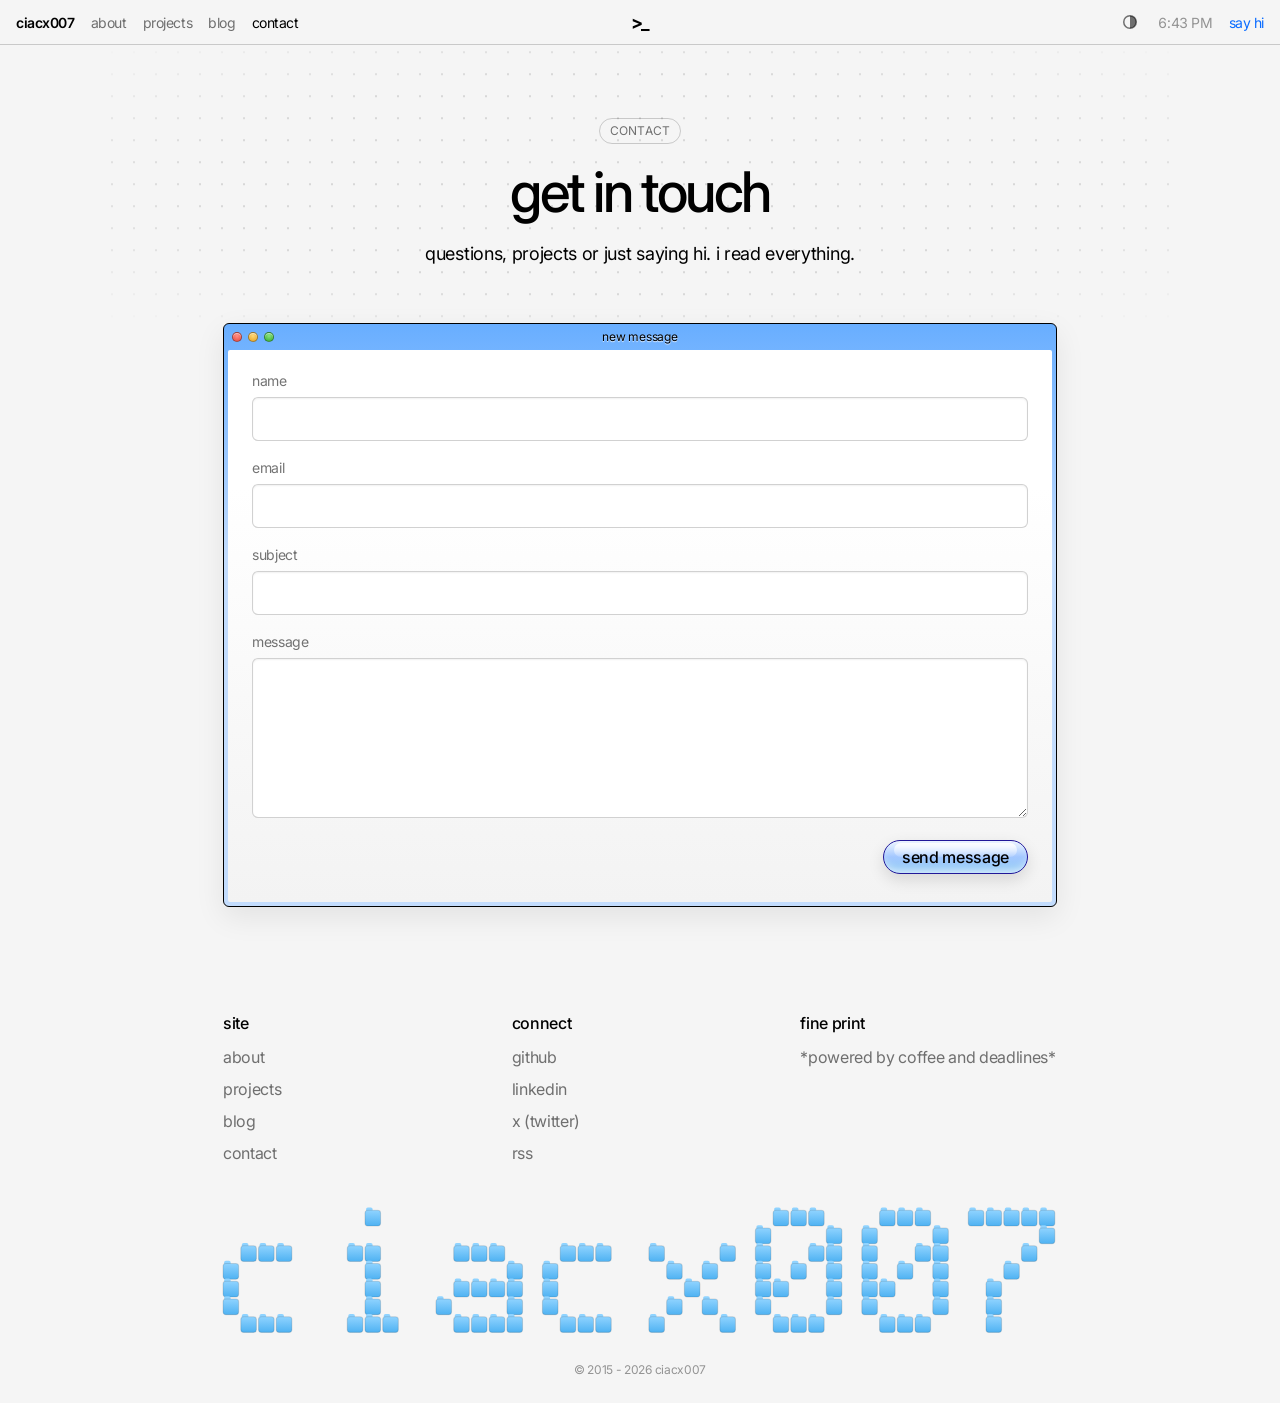
<file: contact.html>
<!DOCTYPE html>
<html lang="en">
<head>
    <meta charset="UTF-8">
    <meta name="viewport" content="width=device-width, initial-scale=1.0">
    <title>Contact - ciacx007</title>
    <link rel="preconnect" href="https://fonts.googleapis.com">
    <link rel="preconnect" href="https://fonts.gstatic.com" crossorigin>
    <link href="https://fonts.googleapis.com/css2?family=Inter:wght@400;500;600;700&display=swap" rel="stylesheet">
    <link rel="stylesheet" href="css/styles.css?v=2">
    <script src="js/theme.js"></script>
</head>
<body>
<header class="menubar">
    <div class="menubar-row">
        <nav class="left" aria-label="Main">
            <a class="name" href="index.html">ciacx007</a>
            <div class="menu-items">
                <a href="index.html#about">about</a>
                <a href="project.html">projects</a>
                <a href="index.html#blog">blog</a>
                <a href="contact.html" aria-current="page">contact</a>
            </div>
        </nav>
        <a class="mark" href="index.html" aria-label="Home">&gt;_</a>
        <div class="right">
            <button class="theme-toggle" type="button" aria-label="Switch between dark and light theme"><svg viewBox="0 0 16 16" aria-hidden="true"><circle cx="8" cy="8" r="6.25" fill="none" stroke="currentColor" stroke-width="1.5"/><path d="M8 1.75a6.25 6.25 0 0 1 0 12.5z" fill="currentColor"/></svg></button>
            <span class="clock" aria-hidden="true"></span>
            <a class="menu-cta" href="contact.html">say hi</a>
        </div>
    </div>
</header>
<main class="page">
    <section class="hero">
        <span class="kicker">contact</span>
        <h1 class="ptitle">get in touch</h1>
        <p class="psub">questions, projects or just saying hi. i read everything.</p>
    </section>

    <section class="win reveal">
        <div class="bar"><div class="dots" aria-hidden="true"><i></i><i></i><i></i></div><div class="bar-title">new message</div><div></div></div>
        <div class="screen">
            <form class="form" action="https://formspree.io/f/mgvzkbep" method="POST" enctype="multipart/form-data" autocomplete="off">
                <label for="name">name</label>
                <input type="text" id="name" name="name" required>

                <label for="email">email</label>
                <input type="email" id="email" name="email" required>

                <label for="subject">subject</label>
                <input type="text" id="subject" name="subject" required>

                <label for="message">message</label>
                <textarea id="message" name="message" required></textarea>

                <div class="send"><button class="btn" type="submit"><span>send message</span></button></div>
            </form>
        </div>
    </section>

    <footer>
        <div class="footer-links">
            <div class="footer-col">
                <p class="footer-head">site</p>
                <ul>
                    <li><a href="index.html#about">about</a></li>
                    <li><a href="project.html">projects</a></li>
                    <li><a href="index.html#blog">blog</a></li>
                    <li><a href="contact.html">contact</a></li>
                </ul>
            </div>
            <div class="footer-col">
                <p class="footer-head">connect</p>
                <ul>
                    <li><a href="https://github.com/alexanderrivera96">github</a></li>
                    <li><a href="#linkedin">linkedin</a></li>
                    <li><a href="https://x.com/ciacx007">x (twitter)</a></li>
                    <li><a href="#rss">rss</a></li>
                </ul>
            </div>
            <div class="footer-col">
                <p class="footer-head">fine print</p>
                <p>*powered by coffee and deadlines*</p>
            </div>
        </div>
        <div class="wordmark" aria-hidden="true"></div>
        <p class="footer-copy">&copy; 2015 - 2026 ciacx007</p>
    </footer>
</main>
<script>
    // Clear the form on load and when returning via the back button,
    // so a sent message isn't left sitting in the fields.
    function clearForm() {
        const form = document.querySelector('form');
        if (!form) return;
        form.reset();
        form.querySelectorAll('input, textarea').forEach(function (field) { field.value = ''; });
    }
    document.addEventListener('DOMContentLoaded', clearForm);
    window.addEventListener('pageshow', clearForm);
</script>
</body>
</html>
</file>
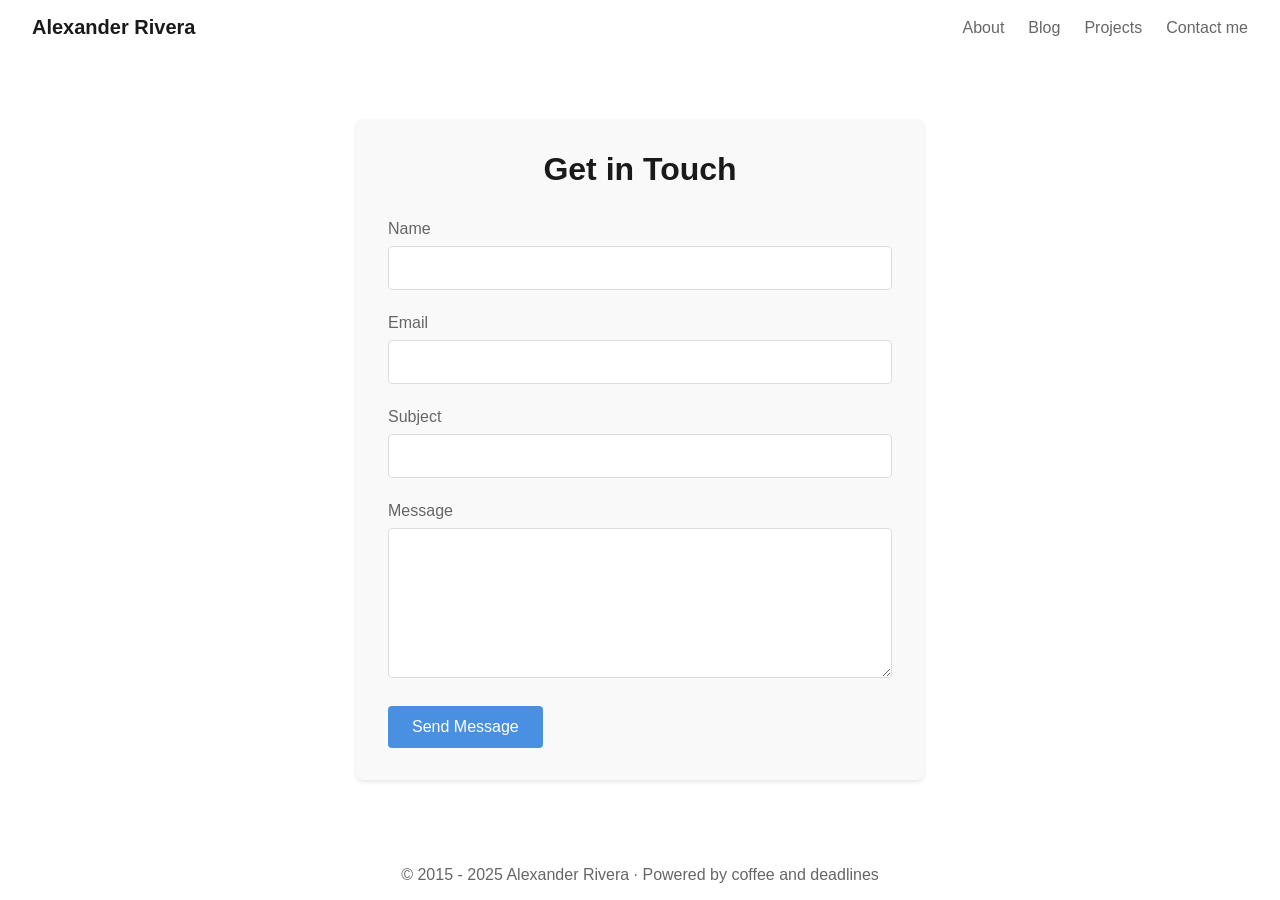
<file: contactme.html>
<!DOCTYPE html>
<html lang="en">
<head>
    <meta charset="UTF-8">
    <meta name="viewport" content="width=device-width, initial-scale=1.0">
    <title>Contact - Alexander Rivera</title>
    <style>
        * {
            margin: 0;
            padding: 0;
            box-sizing: border-box;
        }

        body {
            font-family: -apple-system, BlinkMacSystemFont, "Segoe UI", Roboto, Helvetica, Arial, sans-serif;
            background: white;
            min-height: 100vh;
            position: relative;
        }

        nav {
            display: flex;
            justify-content: space-between;
            align-items: center;
            padding: 1rem 2rem;
        }

        .logo {
            font-size: 1.25rem;
            font-weight: 600;
            color: #1a1a1a;
            text-decoration: none;
        }

        .nav-links {
            display: flex;
            gap: 1.5rem;
        }

        .nav-links a {
            color: #666;
            text-decoration: none;
            transition: color 0.2s;
        }

        .nav-links a:hover {
            color: #1a1a1a;
        }

        main {
            max-width: 600px;
            margin: 0 auto;
            padding: 4rem 1rem;
        }

        .contact-form {
            background: #f9f9f9;
            padding: 2rem;
            border-radius: 8px;
            box-shadow: 0 2px 4px rgba(0, 0, 0, 0.1);
        }

        h1 {
            color: #1a1a1a;
            margin-bottom: 2rem;
            text-align: center;
        }

        .form-group {
            margin-bottom: 1.5rem;
        }

        label {
            display: block;
            margin-bottom: 0.5rem;
            color: #666;
        }

        input,
        textarea {
            width: 100%;
            padding: 0.75rem;
            border: 1px solid #ddd;
            border-radius: 4px;
            font-size: 1rem;
            font-family: inherit;
        }

        textarea {
            min-height: 150px;
            resize: vertical;
        }

        input:focus,
        textarea:focus {
            outline: none;
            border-color: #4a90e2;
            box-shadow: 0 0 0 2px rgba(74, 144, 226, 0.2);
        }

        button {
            background: #4a90e2;
            color: white;
            padding: 0.75rem 1.5rem;
            border: none;
            border-radius: 4px;
            font-size: 1rem;
            cursor: pointer;
            transition: background-color 0.2s;
        }

        button:hover {
            background: #357abd;
        }

        footer {
            position: absolute;
            bottom: 0;
            width: 100%;
            text-align: center;
            padding: 1rem;
            color: #666;
        }

        @media (max-width: 768px) {
            nav {
                flex-direction: column;
                gap: 1rem;
                text-align: center;
            }

            .nav-links {
                flex-wrap: wrap;
                justify-content: center;
            }
        }
    </style>
</head>
<body>
    <nav>
        <a href="index.html" class="logo">Alexander Rivera</a>
        <div class="nav-links">
            <a href="index.html#about">About</a>
            <a href="index.html#blog">Blog</a>
            <a href="index.html#projects">Projects</a>
            <a href="#" class="active">Contact me</a>
        </div>
    </nav>

    <main>
        <div class="contact-form">
            <h1>Get in Touch</h1>
            <form action="#" method="POST">
                <div class="form-group">
                    <label for="name">Name</label>
                    <input type="text" id="name" name="name" required>
                </div>
                <div class="form-group">
                    <label for="email">Email</label>
                    <input type="email" id="email" name="email" required>
                </div>
                <div class="form-group">
                    <label for="subject">Subject</label>
                    <input type="text" id="subject" name="subject" required>
                </div>
                <div class="form-group">
                    <label for="message">Message</label>
                    <textarea id="message" name="message" required></textarea>
                </div>
                <button type="submit">Send Message</button>
            </form>
        </div>
    </main>

    <footer>
        <p>© 2015 - 2025 Alexander Rivera · Powered by coffee and deadlines</p>
    </footer>
</body>
</html>
</file>
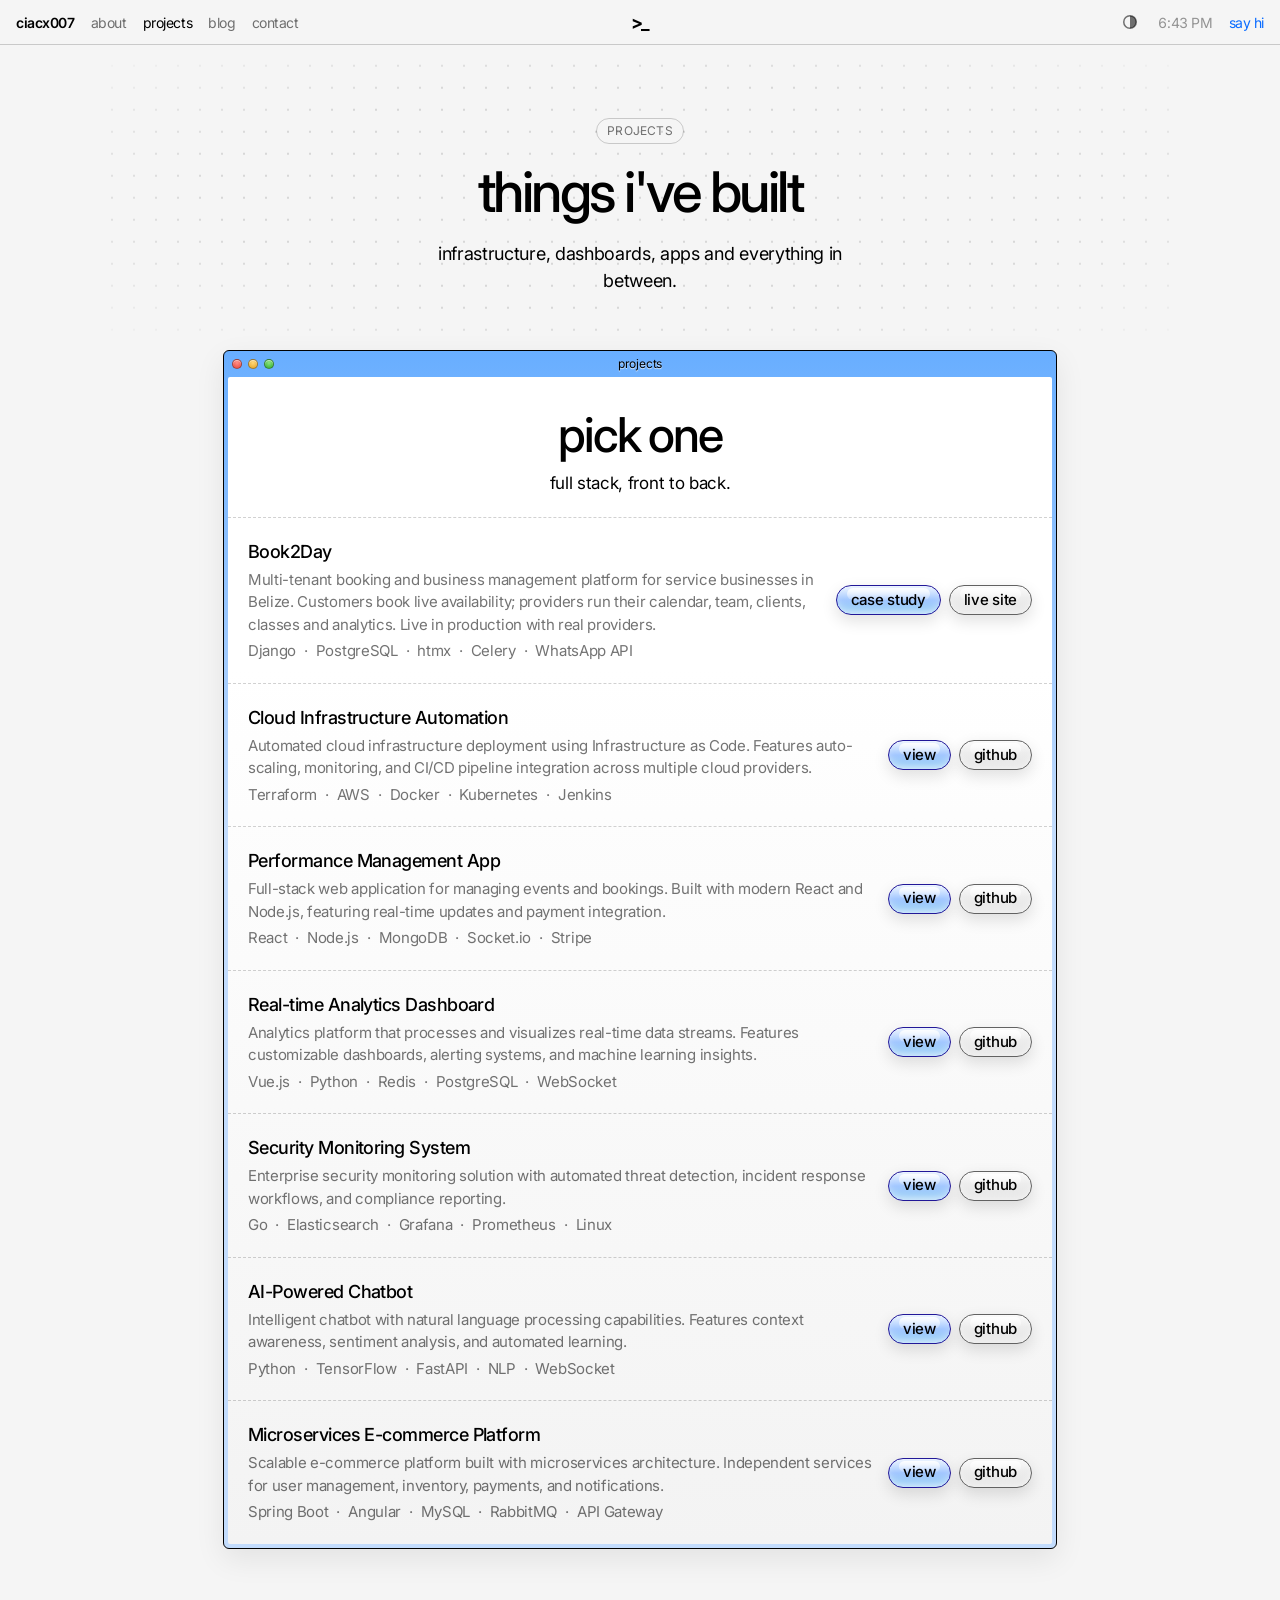
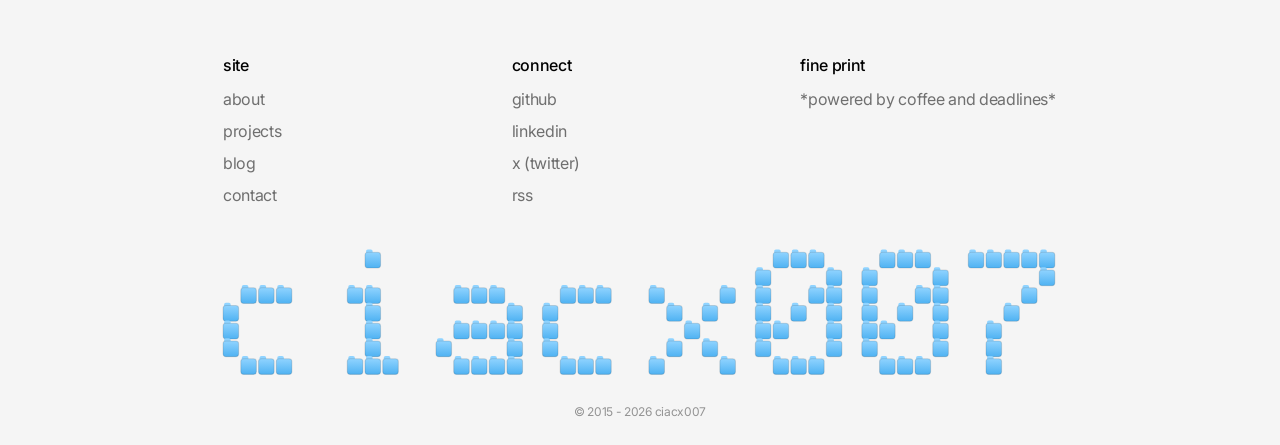
<file: project.html>
<!DOCTYPE html>
<html lang="en">
<head>
    <meta charset="UTF-8">
    <meta name="viewport" content="width=device-width, initial-scale=1.0">
    <title>ciacx007 - Projects</title>
    <link rel="preconnect" href="https://fonts.googleapis.com">
    <link rel="preconnect" href="https://fonts.gstatic.com" crossorigin>
    <link href="https://fonts.googleapis.com/css2?family=Inter:wght@400;500;600;700&display=swap" rel="stylesheet">
    <link rel="stylesheet" href="css/styles.css?v=2">
    <script src="js/theme.js"></script>
</head>
<body>
<header class="menubar">
    <div class="menubar-row">
        <nav class="left" aria-label="Main">
            <a class="name" href="index.html">ciacx007</a>
            <div class="menu-items">
                <a href="index.html#about">about</a>
                <a href="project.html" aria-current="page">projects</a>
                <a href="index.html#blog">blog</a>
                <a href="contact.html">contact</a>
            </div>
        </nav>
        <a class="mark" href="index.html" aria-label="Home">&gt;_</a>
        <div class="right">
            <button class="theme-toggle" type="button" aria-label="Switch between dark and light theme"><svg viewBox="0 0 16 16" aria-hidden="true"><circle cx="8" cy="8" r="6.25" fill="none" stroke="currentColor" stroke-width="1.5"/><path d="M8 1.75a6.25 6.25 0 0 1 0 12.5z" fill="currentColor"/></svg></button>
            <span class="clock" aria-hidden="true"></span>
            <a class="menu-cta" href="contact.html">say hi</a>
        </div>
    </div>
</header>
<main class="page">
    <section class="hero">
        <span class="kicker">projects</span>
        <h1 class="ptitle">things i've built</h1>
        <p class="psub">infrastructure, dashboards, apps and everything in between.</p>
    </section>

    <section class="win reveal">
        <div class="bar"><div class="dots" aria-hidden="true"><i></i><i></i><i></i></div><div class="bar-title">projects</div><div></div></div>
        <div class="screen">
            <div class="screen-head">
                <h2 class="ptitle">pick one</h2>
                <p>full stack, front to back.</p>
            </div>
            <ul class="rows">
                <li class="row" id="book2day">
                    <div class="row-info">
                        <h3>Book2Day</h3>
                        <p>Multi-tenant booking and business management platform for service businesses in Belize. Customers book live availability; providers run their calendar, team, clients, classes and analytics. Live in production with real providers.</p>
                        <div class="meta"><span>Django</span><span>PostgreSQL</span><span>htmx</span><span>Celery</span><span>WhatsApp API</span></div>
                    </div>
                    <div class="row-actions">
                        <a class="btn small" href="book2day.html"><span>case study</span></a>
                        <a class="btn grey small" href="https://book2day.bz" target="_blank" rel="noopener"><span>live site</span></a>
                    </div>
                </li>
                <li class="row" id="cloud-infrastructure-automation">
                    <div class="row-info">
                        <h3>Cloud Infrastructure Automation</h3>
                        <p>Automated cloud infrastructure deployment using Infrastructure as Code. Features auto-scaling, monitoring, and CI/CD pipeline integration across multiple cloud providers.</p>
                        <div class="meta"><span>Terraform</span><span>AWS</span><span>Docker</span><span>Kubernetes</span><span>Jenkins</span></div>
                    </div>
                    <div class="row-actions">
                        <a class="btn small" href="#"><span>view</span></a>
                        <a class="btn grey small" href="#"><span>github</span></a>
                    </div>
                </li>
                <li class="row" id="performance-management-app">
                    <div class="row-info">
                        <h3>Performance Management App</h3>
                        <p>Full-stack web application for managing events and bookings. Built with modern React and Node.js, featuring real-time updates and payment integration.</p>
                        <div class="meta"><span>React</span><span>Node.js</span><span>MongoDB</span><span>Socket.io</span><span>Stripe</span></div>
                    </div>
                    <div class="row-actions">
                        <a class="btn small" href="#"><span>view</span></a>
                        <a class="btn grey small" href="#"><span>github</span></a>
                    </div>
                </li>
                <li class="row" id="real-time-analytics-dashboard">
                    <div class="row-info">
                        <h3>Real-time Analytics Dashboard</h3>
                        <p>Analytics platform that processes and visualizes real-time data streams. Features customizable dashboards, alerting systems, and machine learning insights.</p>
                        <div class="meta"><span>Vue.js</span><span>Python</span><span>Redis</span><span>PostgreSQL</span><span>WebSocket</span></div>
                    </div>
                    <div class="row-actions">
                        <a class="btn small" href="#"><span>view</span></a>
                        <a class="btn grey small" href="#"><span>github</span></a>
                    </div>
                </li>
                <li class="row" id="security-monitoring-system">
                    <div class="row-info">
                        <h3>Security Monitoring System</h3>
                        <p>Enterprise security monitoring solution with automated threat detection, incident response workflows, and compliance reporting.</p>
                        <div class="meta"><span>Go</span><span>Elasticsearch</span><span>Grafana</span><span>Prometheus</span><span>Linux</span></div>
                    </div>
                    <div class="row-actions">
                        <a class="btn small" href="#"><span>view</span></a>
                        <a class="btn grey small" href="#"><span>github</span></a>
                    </div>
                </li>
                <li class="row" id="ai-powered-chatbot">
                    <div class="row-info">
                        <h3>AI-Powered Chatbot</h3>
                        <p>Intelligent chatbot with natural language processing capabilities. Features context awareness, sentiment analysis, and automated learning.</p>
                        <div class="meta"><span>Python</span><span>TensorFlow</span><span>FastAPI</span><span>NLP</span><span>WebSocket</span></div>
                    </div>
                    <div class="row-actions">
                        <a class="btn small" href="#"><span>view</span></a>
                        <a class="btn grey small" href="#"><span>github</span></a>
                    </div>
                </li>
                <li class="row" id="microservices-e-commerce-platform">
                    <div class="row-info">
                        <h3>Microservices E-commerce Platform</h3>
                        <p>Scalable e-commerce platform built with microservices architecture. Independent services for user management, inventory, payments, and notifications.</p>
                        <div class="meta"><span>Spring Boot</span><span>Angular</span><span>MySQL</span><span>RabbitMQ</span><span>API Gateway</span></div>
                    </div>
                    <div class="row-actions">
                        <a class="btn small" href="#"><span>view</span></a>
                        <a class="btn grey small" href="#"><span>github</span></a>
                    </div>
                </li>
            </ul>
        </div>
    </section>

    <footer>
        <div class="footer-links">
            <div class="footer-col">
                <p class="footer-head">site</p>
                <ul>
                    <li><a href="index.html#about">about</a></li>
                    <li><a href="project.html">projects</a></li>
                    <li><a href="index.html#blog">blog</a></li>
                    <li><a href="contact.html">contact</a></li>
                </ul>
            </div>
            <div class="footer-col">
                <p class="footer-head">connect</p>
                <ul>
                    <li><a href="https://github.com/alexanderrivera96">github</a></li>
                    <li><a href="#linkedin">linkedin</a></li>
                    <li><a href="https://x.com/ciacx007">x (twitter)</a></li>
                    <li><a href="#rss">rss</a></li>
                </ul>
            </div>
            <div class="footer-col">
                <p class="footer-head">fine print</p>
                <p>*powered by coffee and deadlines*</p>
            </div>
        </div>
        <div class="wordmark" aria-hidden="true"></div>
        <p class="footer-copy">&copy; 2015 - 2026 ciacx007</p>
    </footer>
</main>
</body>
</html>
</file>
<file: css/styles.css>
/* ciacx007 — "desktop" theme
   Light grey canvas, a sticky menu bar, Aqua-style windows and glossy pill buttons.
   Shared by index.html, project.html and contact.html. Colours live in the two
   token blocks below; change them there. */

:root {
  --bg: #f5f5f5;
  --fg: #000;
  --muted: rgba(0, 0, 0, 0.55);
  --faint: rgba(0, 0, 0, 0.4);
  --line: rgba(0, 0, 0, 0.18);
  --dot: rgba(0, 0, 0, 0.12);
  --link: #0a6cff;
  --menubar: rgba(245, 245, 245, 0.85);
  --win-body: linear-gradient(#fff 25%, #f3f3f3 100%);
  --win-frame: #eef4ff;
  --win-edge: #000;
  --bar: linear-gradient(rgba(15, 127, 255, 0.6) 0%, rgba(166, 204, 251, 0.6) 40%);
  --bar-text-shadow: rgba(255, 255, 255, 0.8);
  --field: #fff;
  --block-a: #8fd3ff;
  --block-b: #4fb2f2;
  --shadow: 0 10px 30px rgba(0, 0, 0, 0.08);
  color-scheme: light;
}

:root[data-theme="dark"] {
  --bg: #141416;
  --fg: #f2f2f4;
  --muted: rgba(255, 255, 255, 0.6);
  --faint: rgba(255, 255, 255, 0.42);
  --line: rgba(255, 255, 255, 0.16);
  --dot: rgba(255, 255, 255, 0.09);
  --link: #5aa2ff;
  --menubar: rgba(20, 20, 22, 0.85);
  --win-body: linear-gradient(#1e1e22 25%, #19191c 100%);
  --win-frame: #1a2335;
  --win-edge: #000;
  --bar: linear-gradient(rgba(15, 100, 220, 0.75) 0%, rgba(60, 110, 190, 0.55) 40%);
  --bar-text-shadow: rgba(0, 0, 0, 0.5);
  --field: #101012;
  --block-a: #5bb8f5;
  --block-b: #2f8fd6;
  --shadow: 0 10px 30px rgba(0, 0, 0, 0.4);
  color-scheme: dark;
}

* { box-sizing: border-box; margin: 0; padding: 0; }
html { -webkit-text-size-adjust: 100%; scroll-behavior: smooth; scroll-padding-top: 72px; }
@media (prefers-reduced-motion: reduce) { html { scroll-behavior: auto; } }

body {
  background: var(--bg);
  color: var(--fg);
  font-family: Inter, -apple-system, BlinkMacSystemFont, "Segoe UI", sans-serif;
  font-size: 16px;
  line-height: 1.5;
  letter-spacing: -0.02em;
  min-height: 100vh;
  -webkit-font-smoothing: antialiased;
}

a { color: inherit; }
::selection { background: var(--link); color: #fff; }
a:focus-visible, button:focus-visible, input:focus-visible, textarea:focus-visible {
  outline: 2px solid var(--link);
  outline-offset: 2px;
}
img { max-width: 100%; display: block; }

/* ---- menu bar ---- */

.menubar {
  position: sticky; top: 0; z-index: 100;
  background: var(--menubar);
  -webkit-backdrop-filter: saturate(160%) blur(12px);
  backdrop-filter: saturate(160%) blur(12px);
  border-bottom: 1px solid var(--line);
}
.menubar-row {
  display: flex; align-items: center; gap: 16px;
  height: 44px; padding: 0 16px;
  font-size: 14px; letter-spacing: -0.03em;
}
.menubar .left, .menubar .right { flex: 1 1 0; display: flex; align-items: center; gap: 16px; min-width: 0; }
.menubar .right { justify-content: flex-end; }
.menubar .name { font-weight: 600; text-decoration: none; white-space: nowrap; }
.menu-items { display: flex; gap: 16px; }
.menu-items a { color: var(--muted); text-decoration: none; }
.menu-items a:hover, .menu-items a[aria-current="page"] { color: var(--fg); }
.mark { flex: none; font-weight: 700; font-size: 18px; letter-spacing: -0.06em; text-decoration: none; }
.clock { color: var(--faint); font-variant-numeric: tabular-nums; white-space: nowrap; }
.menu-cta { color: var(--link); text-decoration: none; white-space: nowrap; }
.menu-cta:hover { text-decoration: underline; }

.theme-toggle {
  font: inherit; line-height: 1; cursor: pointer;
  background: none; border: 0; color: var(--muted);
  padding: 4px; border-radius: 6px;
}
.theme-toggle:hover { color: var(--fg); background: var(--line); }
.theme-toggle svg { width: 16px; height: 16px; display: block; }

/* ---- page ---- */

.page { max-width: 1120px; margin: 0 auto; padding: 0 16px; }

.hero {
  position: relative;
  text-align: center;
  padding: 72px 0 56px;
  background-image: radial-gradient(var(--dot) 1px, transparent 1.5px);
  background-size: 22px 22px;
  background-position: center;
  -webkit-mask-image: radial-gradient(ellipse at center, #000 55%, transparent 100%);
  mask-image: radial-gradient(ellipse at center, #000 55%, transparent 100%);
}
.hero > * { position: relative; }
.kicker {
  display: inline-block;
  font-size: 12px; letter-spacing: 0.02em; text-transform: uppercase;
  color: var(--muted);
  border: 1px solid var(--line); border-radius: 999px;
  padding: 3px 10px; margin-bottom: 18px;
}
.ptitle { font-size: clamp(38px, 7vw, 56px); font-weight: 500; line-height: 1.08; letter-spacing: -0.045em; }
.psub { max-width: 30rem; margin: 18px auto 0; font-size: 18px; color: var(--fg); }
.hero .actions { margin-top: 28px; display: flex; gap: 12px; justify-content: center; flex-wrap: wrap; }

/* ---- glossy pill buttons ---- */

.btn {
  position: relative; display: inline-flex; align-items: center; justify-content: center;
  font: inherit; font-size: 16px; font-weight: 500; letter-spacing: -0.02em;
  color: #000; text-decoration: none; white-space: nowrap;
  height: 34px; padding: 0 18px;
  border-radius: 999px; cursor: pointer;
  background: linear-gradient(#edf4ff 0%, #d6e7ff 18%, #a2c7ff 50%, #99cbf8 80%, #a2d2f7 100%);
  border: 1px solid #221898;
  box-shadow: 0 6px 16px rgba(0, 0, 0, 0.12), inset 0 -6px 8px -4px rgba(255, 255, 255, 0.6);
  transition: filter 0.15s, transform 0.05s;
}
.btn::before { /* top gloss */
  content: ""; position: absolute; left: 10px; right: 10px; top: 2px; height: 42%;
  border-radius: 999px; pointer-events: none;
  background: linear-gradient(rgba(255, 255, 255, 0.9), rgba(255, 255, 255, 0.15));
}
.btn > span { position: relative; }
.btn:hover { filter: brightness(1.04) saturate(1.1); }
.btn:active { transform: translateY(1px); filter: brightness(0.96); }
.btn.grey {
  background: linear-gradient(#fbfbfb 0%, #ededed 42%, #e4e4e4 100%);
  border-color: #626262;
}
.btn.small { height: 30px; font-size: 15px; padding: 0 14px; }

/* ---- windows ---- */

.win {
  width: min(834px, 100%);
  margin: 0 auto 56px;
  border: 0.5px solid var(--win-edge);
  border-radius: 6px;
  background: var(--bar), var(--win-frame);
  box-shadow: var(--shadow);
  padding: 0 4px 4px;
  overflow: hidden;
}
.bar {
  display: grid; grid-template-columns: 52px 1fr 52px; align-items: center;
  height: 26px; padding: 0 4px;
}
.dots { display: flex; gap: 6px; }
.dots i {
  width: 10px; height: 10px; border-radius: 50%;
  border: 0.5px solid rgba(0, 0, 0, 0.35);
  box-shadow: inset 0 1px 1px rgba(255, 255, 255, 0.6);
}
.dots i:nth-child(1) { background: radial-gradient(circle at 50% 35%, #ff8f87, #e5453b); }
.dots i:nth-child(2) { background: radial-gradient(circle at 50% 35%, #ffd877, #e4a221); }
.dots i:nth-child(3) { background: radial-gradient(circle at 50% 35%, #8be37f, #2fae2b); }
.bar-title {
  text-align: center; font-size: 12px; letter-spacing: -0.02em;
  text-shadow: 0 1px 1px var(--bar-text-shadow);
  white-space: nowrap; overflow: hidden; text-overflow: ellipsis;
}
.screen { background: var(--win-body); border-radius: 2px; overflow: hidden; }
.screen-head { text-align: center; padding: 32px 32px 20px; }
.screen-head .ptitle { font-size: clamp(32px, 5.5vw, 48px); }
.screen-head p { margin-top: 10px; font-size: 17px; }
.screen-body { padding: 8px 24px 28px; }
.screen-body p { margin-bottom: 12px; font-size: 17px; }
.screen-body p:last-child { margin-bottom: 0; }
.screen-body a:not(.btn) { color: var(--link); text-decoration: none; }
.screen-body a:not(.btn):hover { text-decoration: underline; }

/* about window: photo + text */
.about { display: flex; gap: 24px; align-items: flex-start; padding: 28px 24px; }
.about img {
  width: 112px; height: 112px; flex: none; object-fit: cover; object-position: center 12%;
  border-radius: 8px; border: 1px solid var(--line);
}
.about h2 { font-size: 22px; font-weight: 500; letter-spacing: -0.03em; margin-bottom: 6px; }
.about p { font-size: 17px; margin-bottom: 10px; }
.about p:last-child { margin-bottom: 0; }
.about a { color: var(--link); text-decoration: none; }
.about a:hover { text-decoration: underline; }

/* list rows (projects, posts) */
.rows { list-style: none; }
.row {
  display: flex; align-items: center; gap: 16px;
  padding: 20px; border-top: 1px dashed var(--line);
}
.row-info { flex: 1 1 0; min-width: 0; display: flex; flex-direction: column; gap: 4px; }
.row h3 { font-size: 18px; font-weight: 500; letter-spacing: -0.03em; }
.row p { color: var(--muted); font-size: 15px; }
.row .meta { color: var(--muted); font-size: 15px; }
.row .meta span + span::before { content: "·"; margin: 0 8px; }
.row .row-actions { display: flex; gap: 8px; flex: none; }
.empty { padding: 20px; border-top: 1px dashed var(--line); color: var(--muted); text-align: center; }

/* contact form */
.form { padding: 4px 24px 28px; }
.form label { display: block; font-size: 14px; color: var(--muted); margin: 16px 0 6px; }
.form input, .form textarea {
  width: 100%; font: inherit; color: var(--fg);
  background: var(--field);
  border: 1px solid var(--line); border-radius: 6px;
  padding: 9px 12px;
  box-shadow: inset 0 1px 2px rgba(0, 0, 0, 0.06);
}
.form textarea { min-height: 10rem; resize: vertical; display: block; }
.form input:focus, .form textarea:focus { border-color: var(--link); outline: 3px solid rgba(10, 108, 255, 0.2); outline-offset: 0; }
.form .send { margin-top: 22px; display: flex; justify-content: flex-end; }

/* ---- footer ---- */

footer { margin-top: 40px; padding: 48px 0 24px; }
.footer-links {
  display: grid; grid-template-columns: repeat(3, 1fr); gap: 24px 32px;
  max-width: 834px; margin: 0 auto;
}
.footer-head { font-size: 16px; font-weight: 500; margin-bottom: 10px; }
.footer-col ul { list-style: none; display: flex; flex-direction: column; gap: 8px; }
.footer-col a { color: var(--muted); text-decoration: none; transition: color 0.15s; }
.footer-col a:hover { color: var(--fg); }
.footer-col p:not(.footer-head) { color: var(--muted); }

.wordmark { max-width: 834px; margin: 40px auto 0; }
.wordmark svg { width: 100%; height: auto; display: block; overflow: visible; }
.wordmark rect { fill: url(#blk); stroke: rgba(0, 0, 0, 0.12); stroke-width: 0.6; }
.wordmark .tab { fill: var(--block-a); stroke: none; }
.footer-copy { text-align: center; color: var(--faint); font-size: 12px; margin-top: 28px; }

/* scroll reveal */
.reveal { opacity: 0; transform: translateY(18px); transition: opacity 0.6s ease, transform 0.6s ease; }
.reveal.in { opacity: 1; transform: none; }
@media (prefers-reduced-motion: reduce) { .reveal { opacity: 1; transform: none; transition: none; } }

/* ---- small screens ---- */

@media (max-width: 720px) {
  .clock, .mark, .menu-cta { display: none; }
  .menubar .left, .menu-items { gap: 12px; }
  .hero { padding: 48px 0 40px; }
  .psub { font-size: 17px; }
  .about { flex-direction: column; gap: 16px; padding: 22px 18px; }
  .row { flex-direction: column; align-items: flex-start; padding: 18px; }
  .screen-head { padding: 26px 18px 16px; }
  .screen-body, .form { padding-left: 18px; padding-right: 18px; }
  .footer-links { grid-template-columns: 1fr 1fr; }
}

/* ---- case study pages (book2day.html) ---- */
.cs-stats { display: grid; grid-template-columns: repeat(4, 1fr); gap: 12px; padding: 24px; }
.cs-stat { border: 1px solid var(--line); border-radius: 8px; padding: 14px; background: var(--field); }
.cs-stat b { display: block; font-size: 28px; font-weight: 600; letter-spacing: -0.04em; color: var(--link); line-height: 1.1; }
.cs-stat span { font-size: 14px; color: var(--muted); }
.cs-facts { display: grid; grid-template-columns: 140px 1fr; gap: 10px 20px; padding: 0 24px 24px; font-size: 16px; }
.cs-facts dt { color: var(--muted); }
.cs-body { padding: 8px 24px 28px; }
.cs-body p { font-size: 17px; margin-bottom: 12px; }
.cs-body p:last-child { margin-bottom: 0; }
.cs-body h3 { font-size: 18px; font-weight: 600; letter-spacing: -0.03em; margin: 18px 0 6px; }
.cs-body ul { padding-left: 20px; font-size: 16px; }
.cs-body li { margin: 6px 0; }
.cs-body code { font: 0.9em ui-monospace, SFMono-Regular, Menlo, monospace; background: var(--line); padding: 1px 5px; border-radius: 4px; }
.cs-body a:not(.btn) { color: var(--link); text-decoration: none; }
.cs-steps { list-style: none; padding: 0 !important; border-left: 2px solid var(--line); margin-left: 6px; }
.cs-steps li { position: relative; padding-left: 20px; margin: 0 0 16px !important; }
.cs-steps li::before { content: ""; position: absolute; left: -7px; top: 7px; width: 12px; height: 12px; border-radius: 50%; background: var(--link); }
.cs-table { width: 100%; border-collapse: collapse; font-size: 15px; }
.cs-table th, .cs-table td { text-align: left; vertical-align: top; padding: 10px 24px; border-top: 1px dashed var(--line); }
.cs-table th { width: 170px; color: var(--muted); font-weight: 500; }
.cs-diagram { padding: 16px 24px 24px; overflow-x: auto; }
.cs-diagram svg { display: block; width: 100%; min-width: 560px; height: auto; }
.cs-diagram text { font-family: Inter, -apple-system, sans-serif; fill: var(--fg); letter-spacing: -0.02em; }
.cs-diagram .sub { fill: var(--muted); font-size: 11px; }
.cs-diagram .box { fill: var(--field); stroke: var(--line); stroke-width: 1.5; }
.cs-diagram .box.app { stroke: var(--link); }
.cs-diagram .edge { stroke: var(--faint); stroke-width: 1.4; fill: none; }
.cs-diagram .ext { fill: var(--win-frame); stroke: var(--line); }
.cs-hl .row { align-items: flex-start; }
.cs-hl .num { flex: none; width: 28px; height: 28px; border-radius: 50%; background: var(--link); color: #fff; font-weight: 600; font-size: 14px; display: flex; align-items: center; justify-content: center; }
.cs-hl .row p { color: var(--fg); opacity: 0.85; }
.cs-scope { display: grid; grid-template-columns: repeat(3, 1fr); gap: 12px; padding: 0 24px 24px; }
.cs-scope > div { border: 1px solid var(--line); border-radius: 8px; padding: 14px 16px; background: var(--field); }
.cs-scope h3 { font-size: 16px; font-weight: 600; margin-bottom: 6px; }
.cs-scope ul { padding-left: 18px; font-size: 15px; color: var(--muted); }
.cs-scope li { margin: 3px 0; }
@media (max-width: 720px) {
  .cs-stats { grid-template-columns: 1fr 1fr; padding: 18px; }
  .cs-facts { grid-template-columns: 1fr; gap: 2px; padding: 0 18px 18px; }
  .cs-facts dd { margin-bottom: 10px; }
  .cs-body { padding-left: 18px; padding-right: 18px; }
  .cs-table th, .cs-table td { padding: 10px 18px; display: block; width: auto; }
  .cs-table td { border-top: 0; padding-top: 0; }
  .cs-diagram { padding: 12px 18px 18px; }
  .cs-scope { grid-template-columns: 1fr; padding: 0 18px 18px; }
}
</file>
